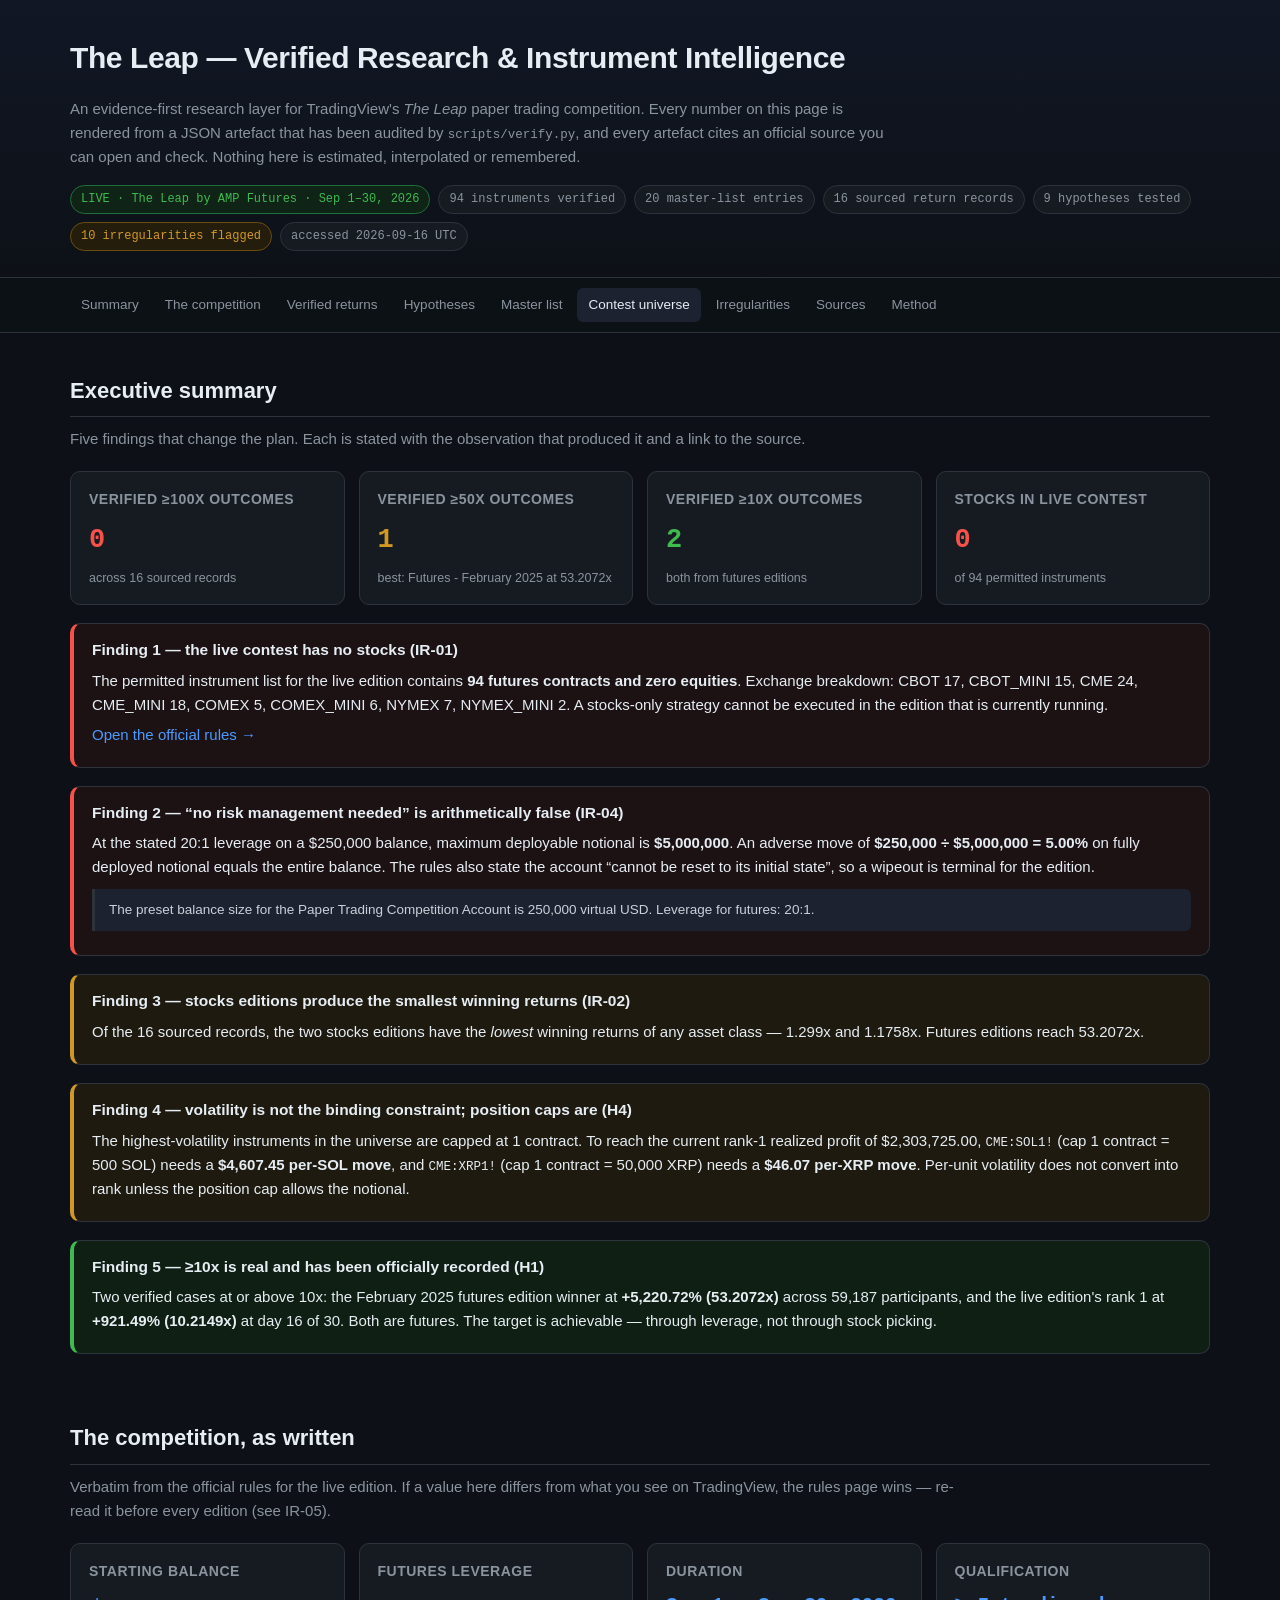
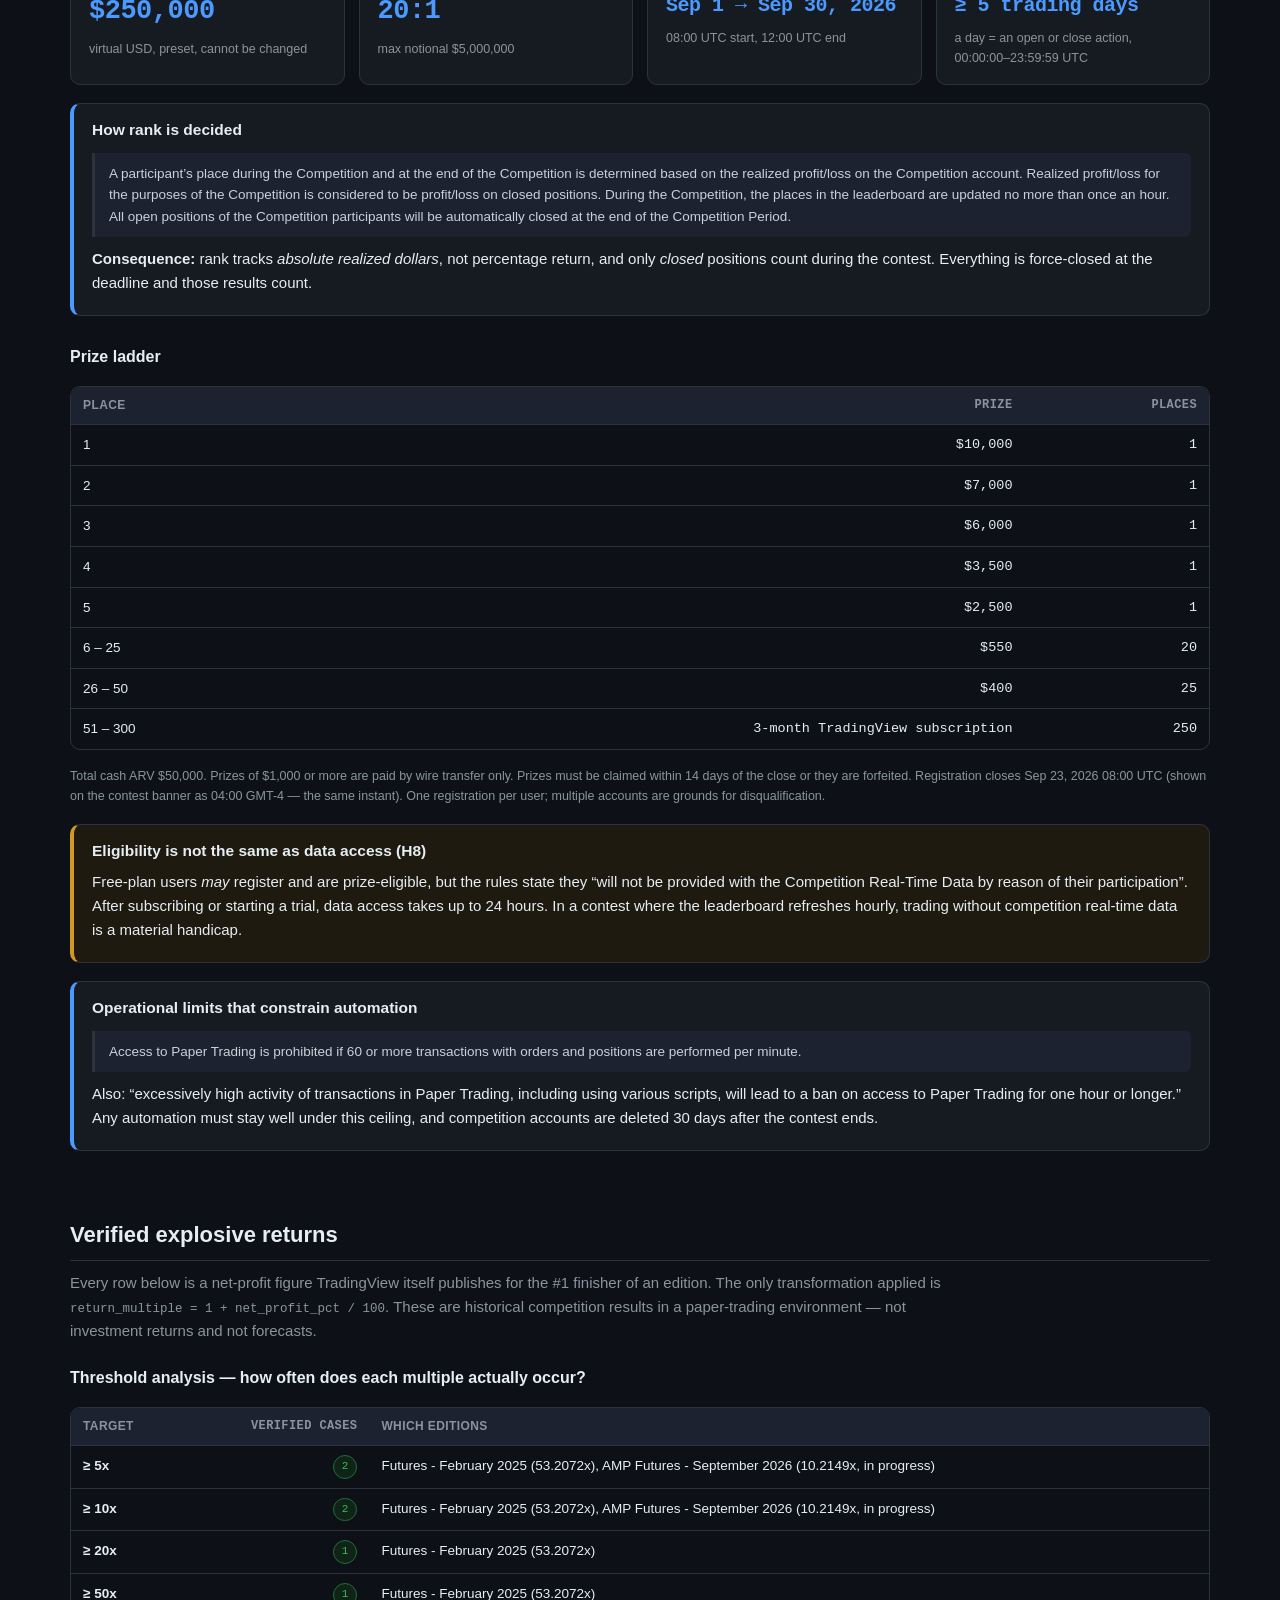
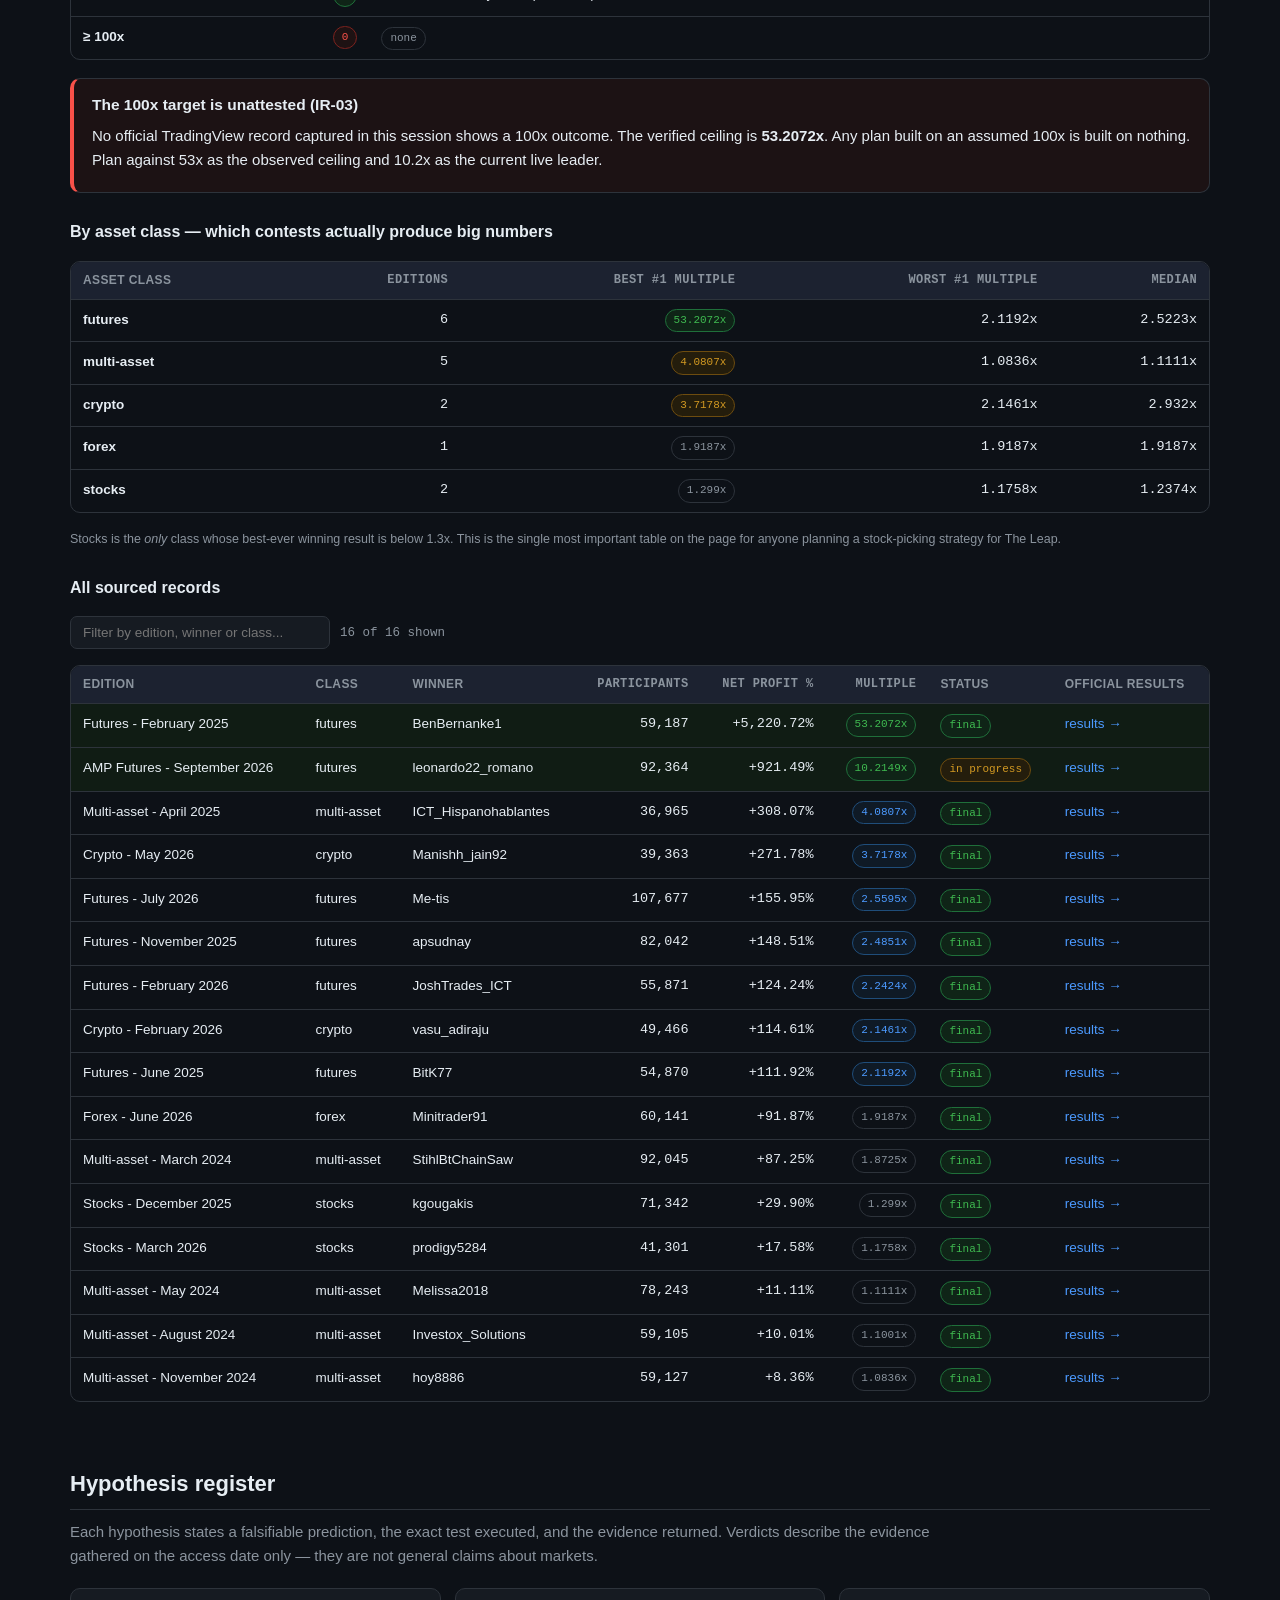
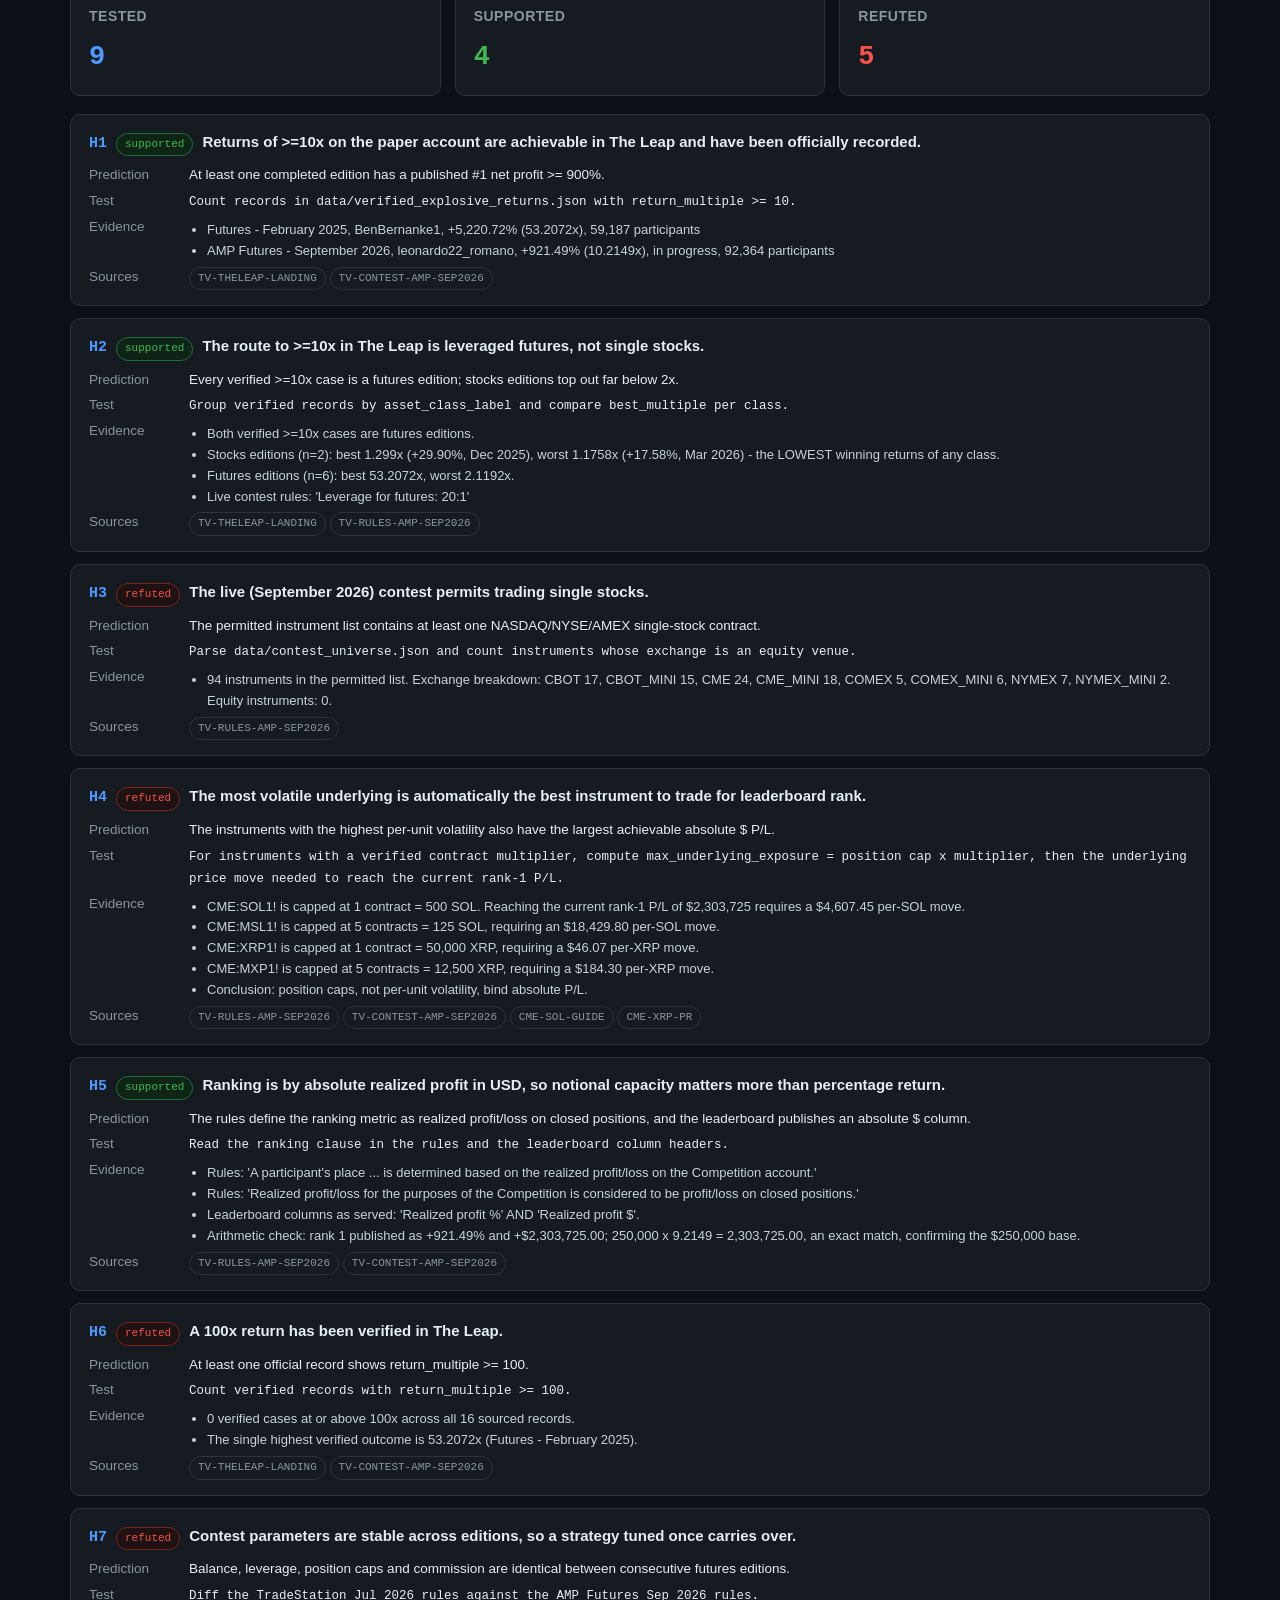
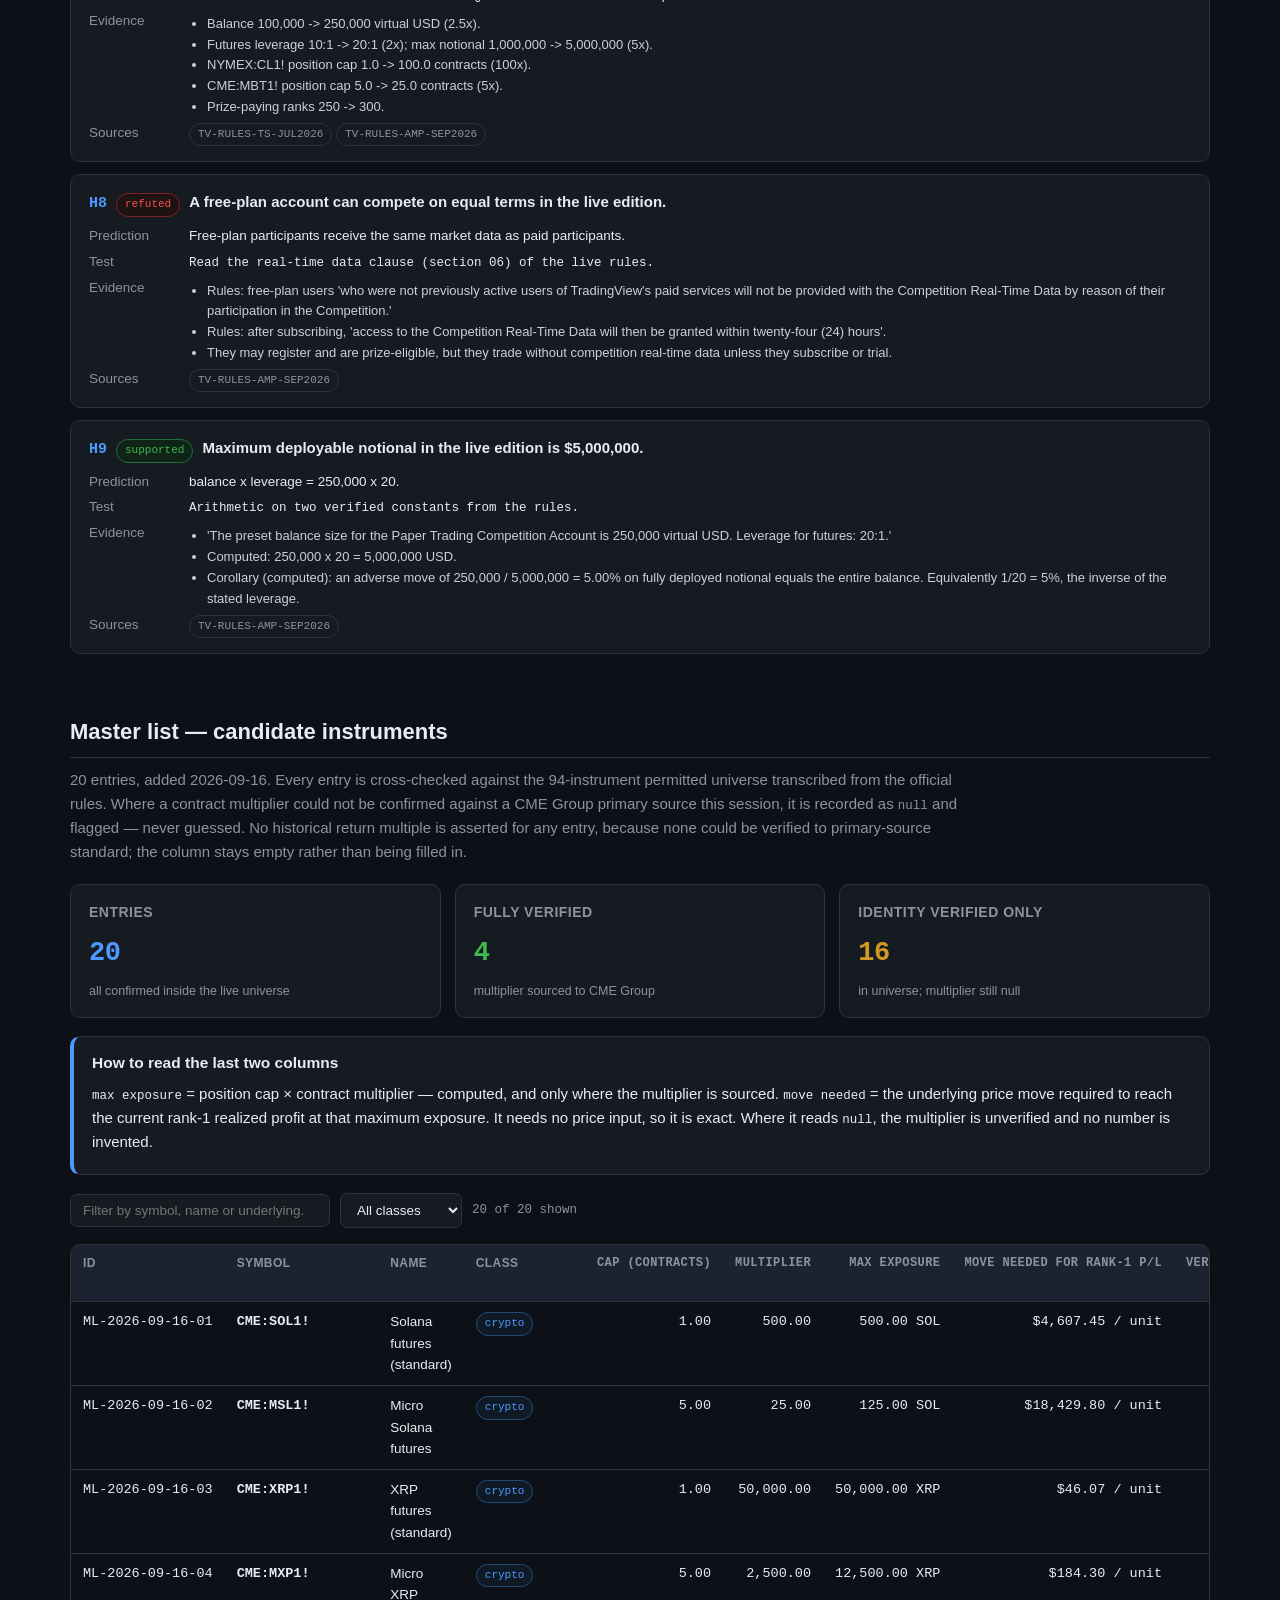
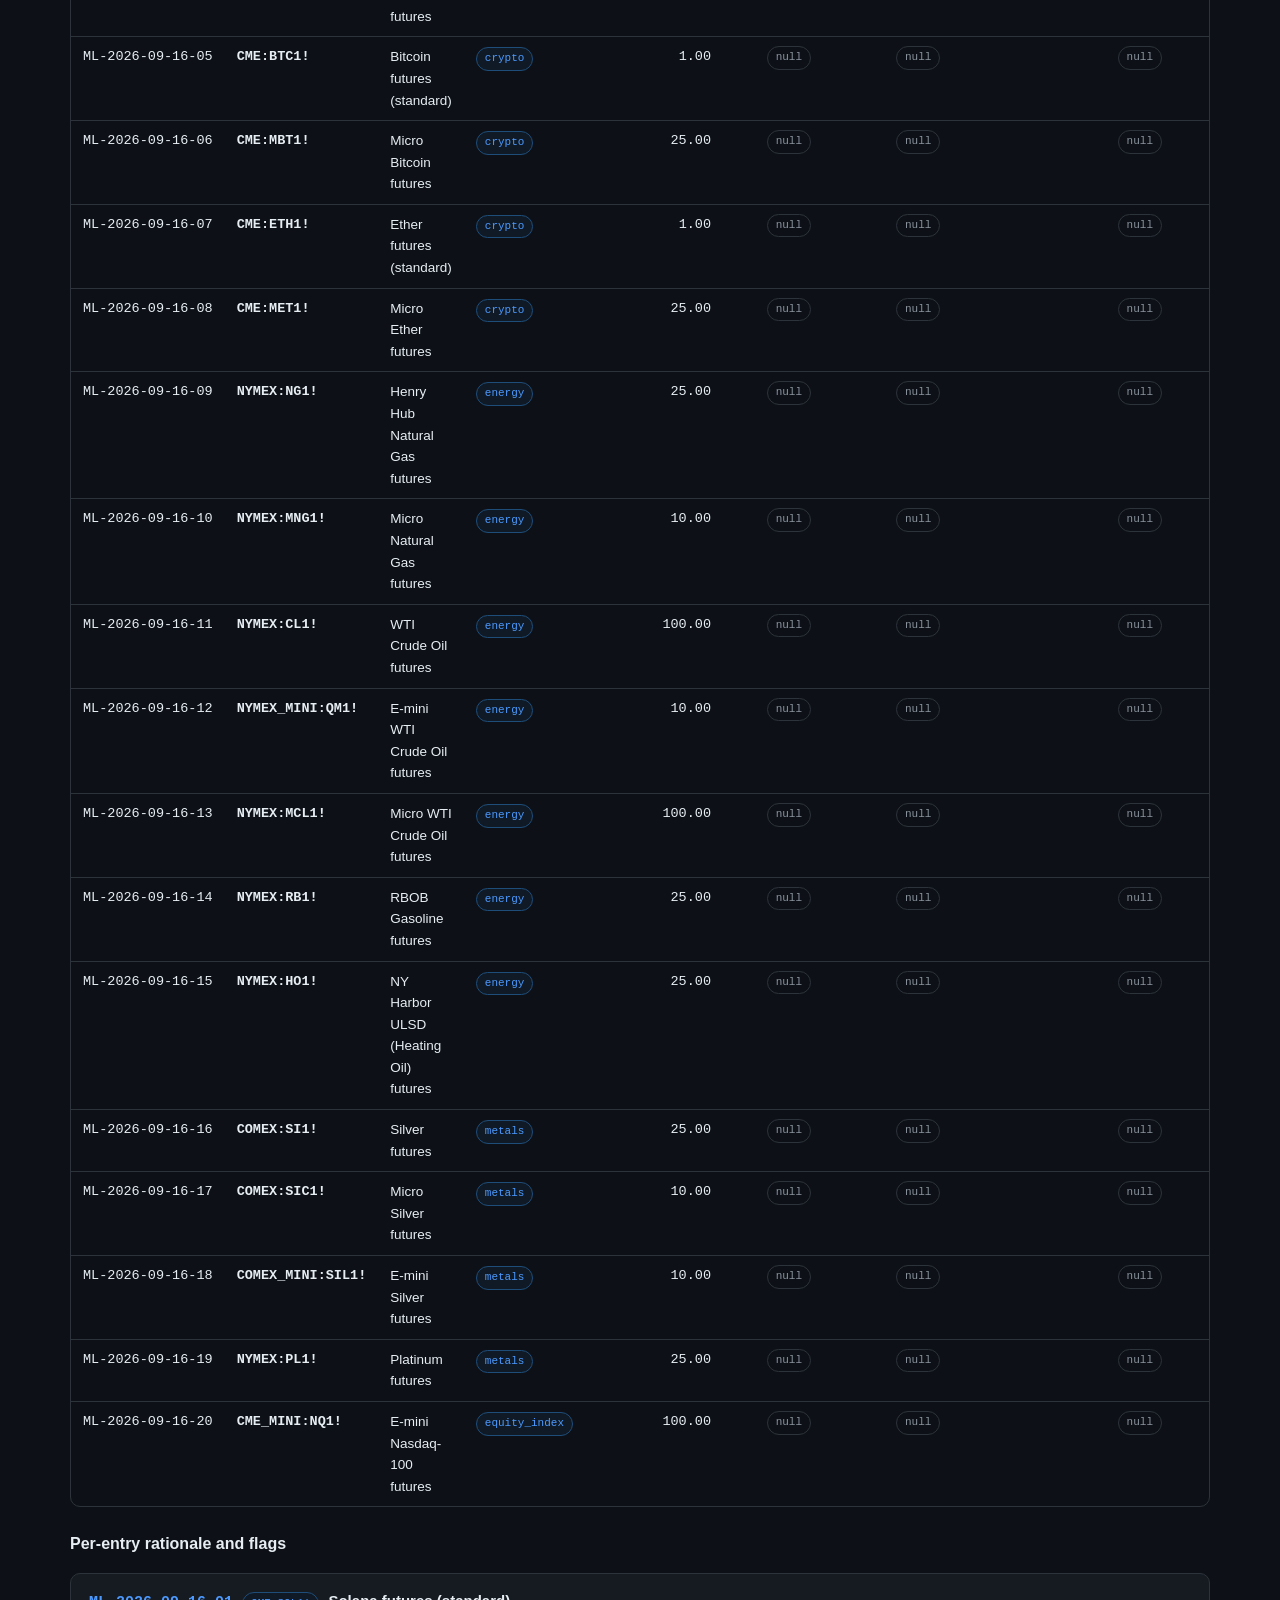
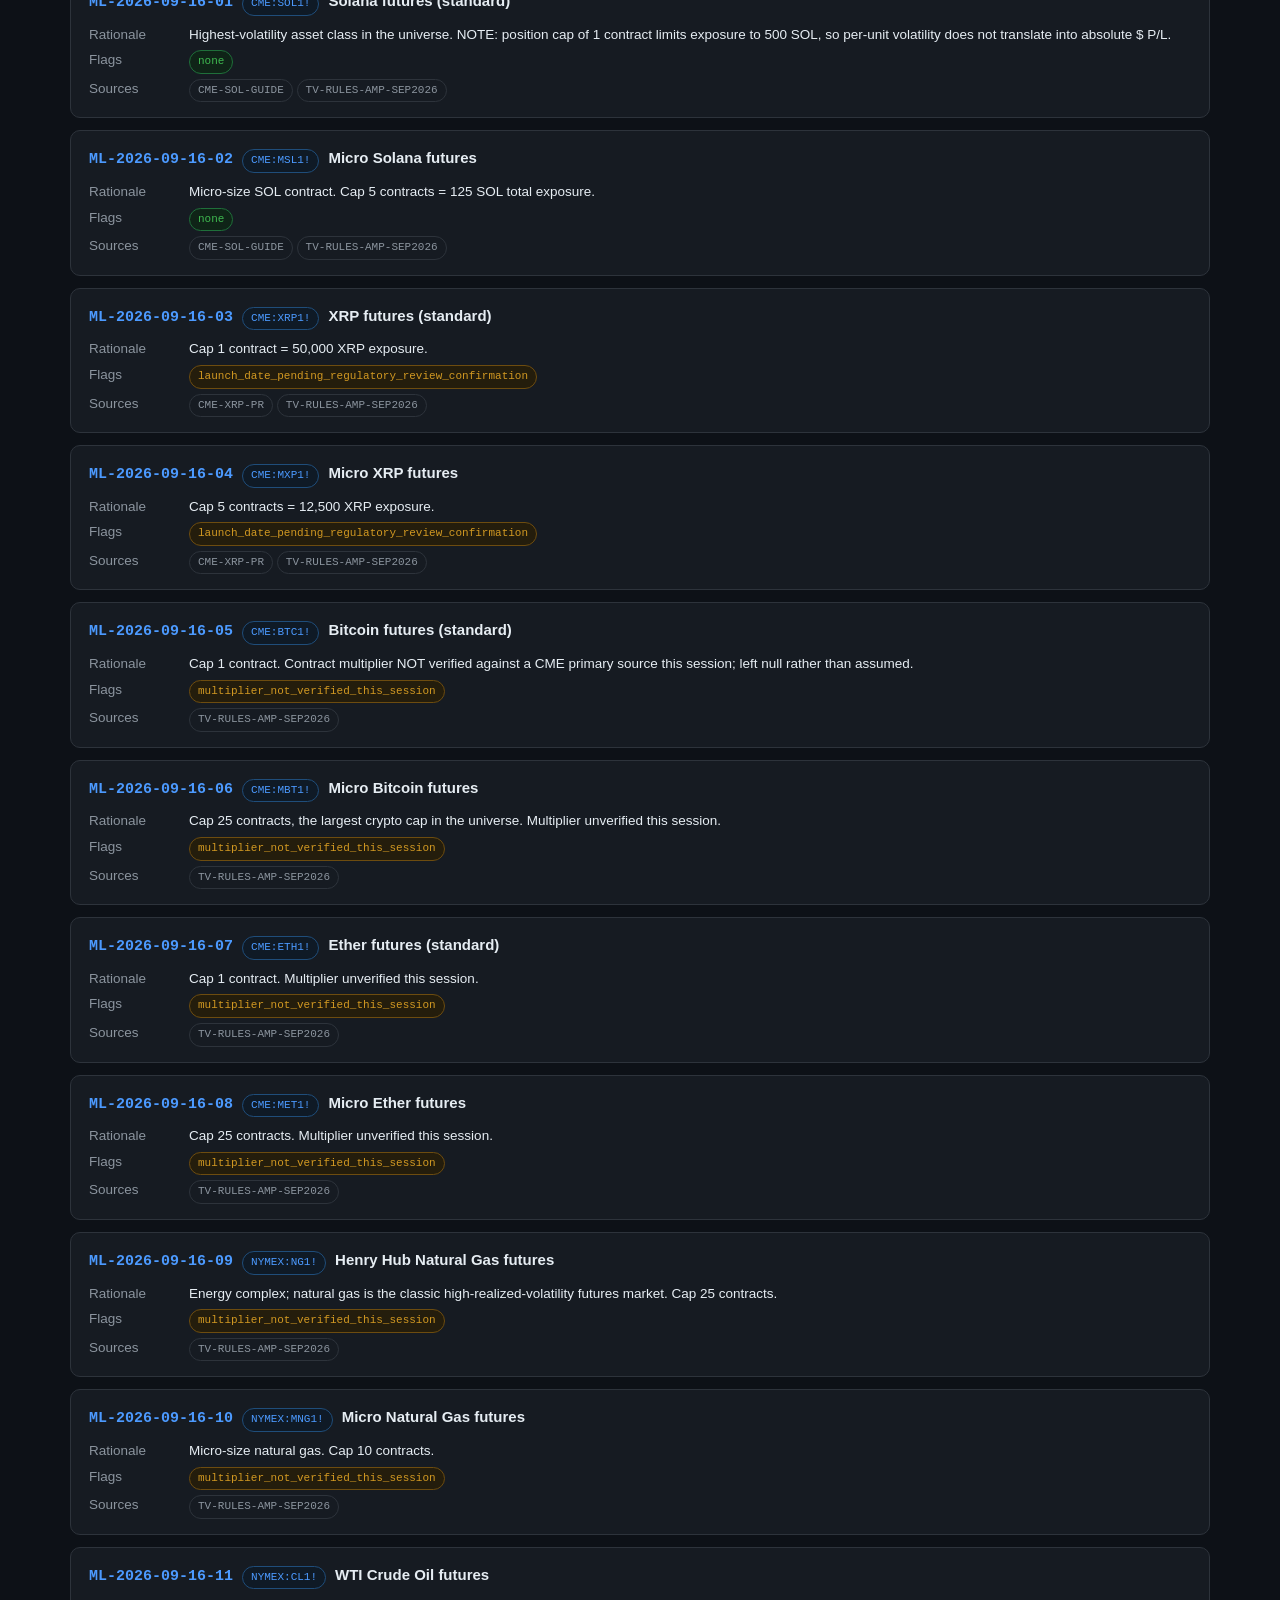
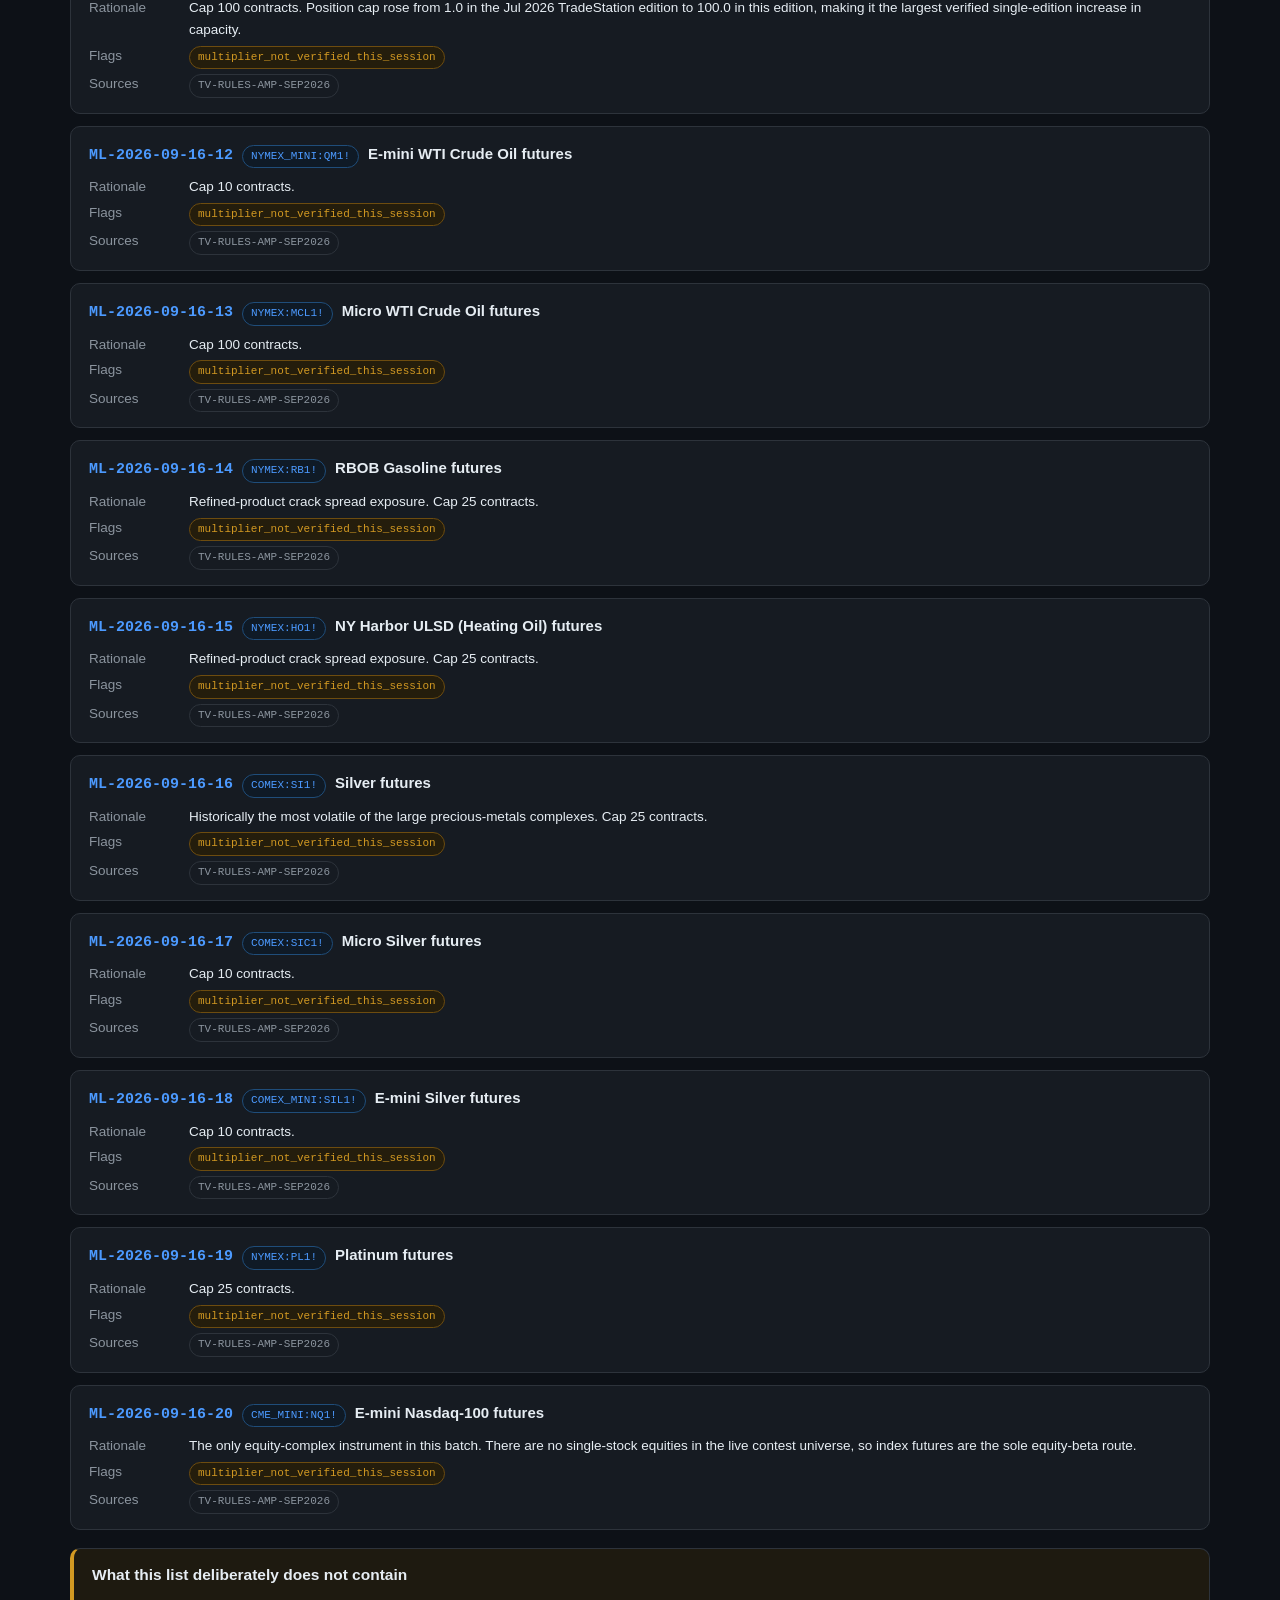
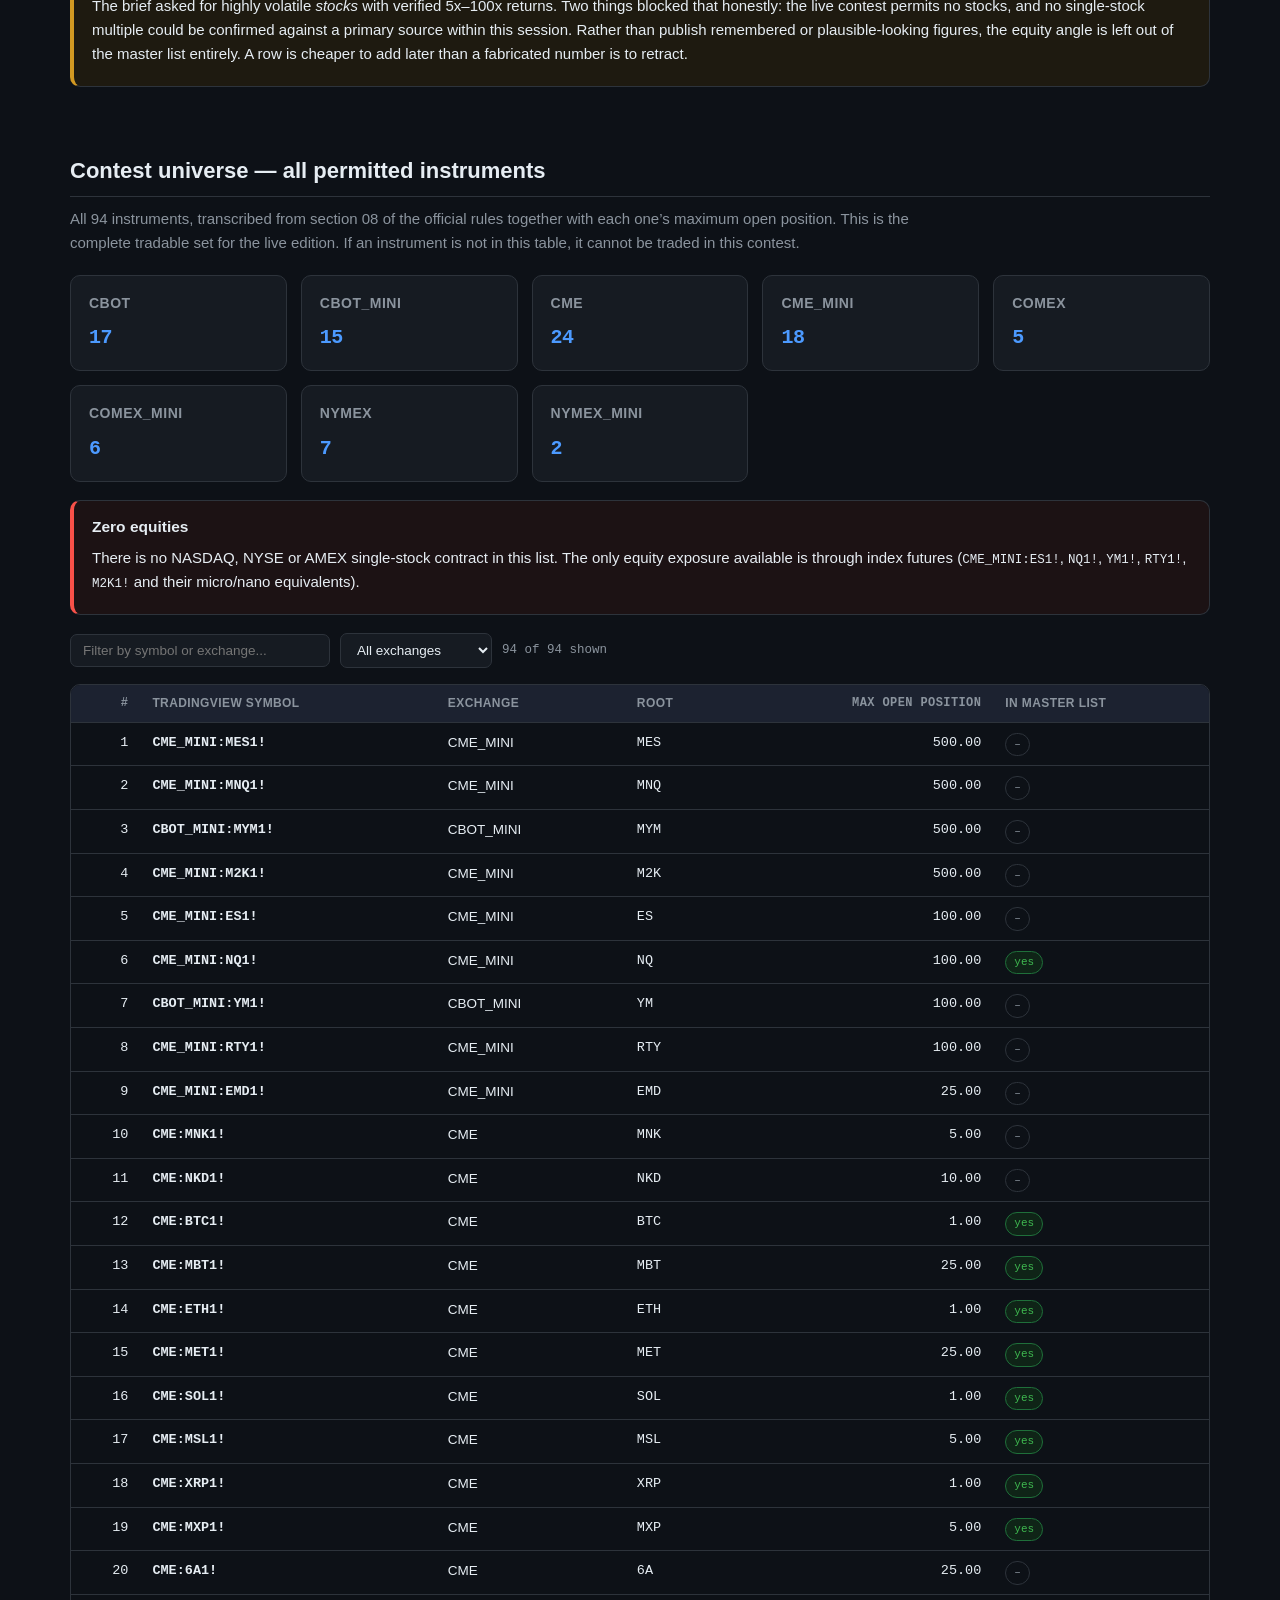
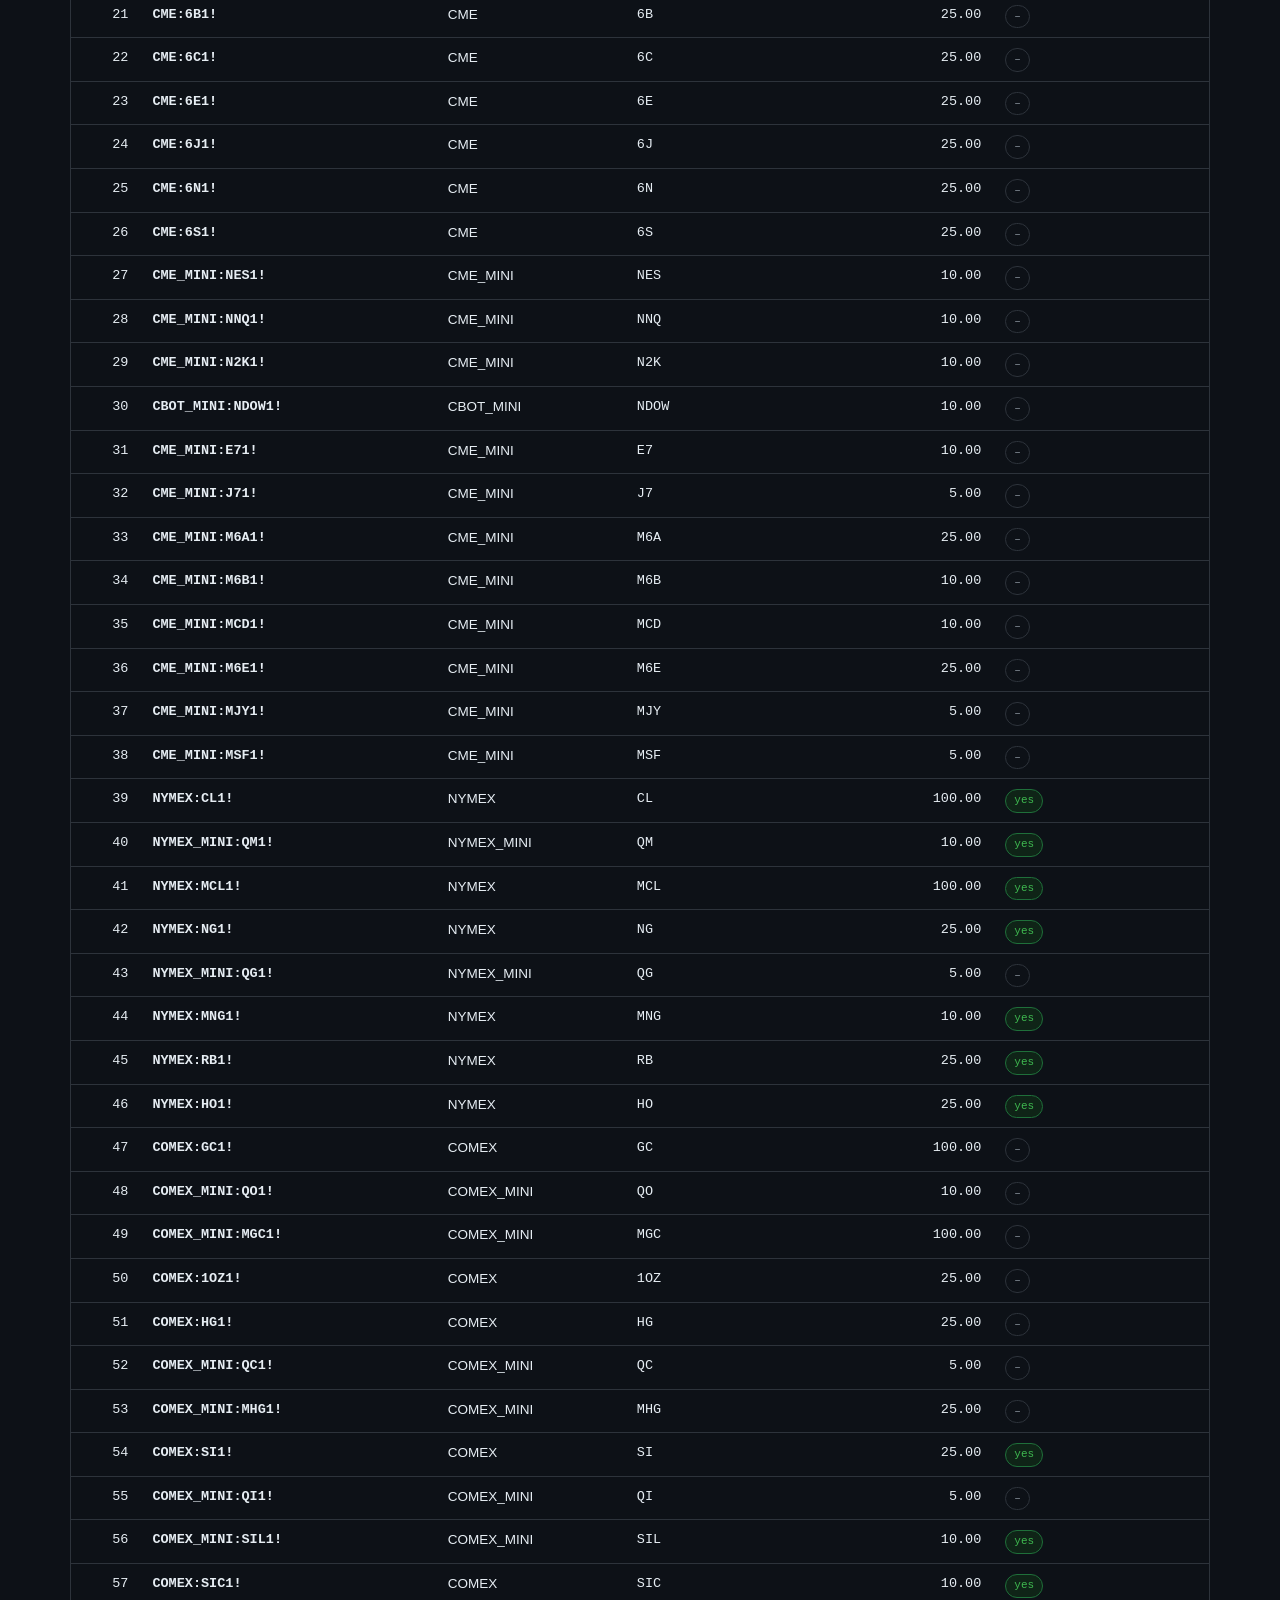
<file: site/index.html>
<!DOCTYPE html>
<html lang="en">
<head>
<meta charset="utf-8">
<meta name="viewport" content="width=device-width, initial-scale=1">
<title>The Leap — Verified Research &amp; Instrument Intelligence</title>
<meta name="description" content="Line-by-line verified research layer for TradingView's The Leap paper trading competition. Every figure traces to an official source.">
<link rel="stylesheet" href="assets/style.css">
</head>
<body>
<header class="site"><div class="wrap">
<h1>The Leap &mdash; Verified Research &amp; Instrument Intelligence</h1>
<p class="sub">An evidence-first research layer for TradingView's <em>The Leap</em> paper trading
competition. Every number on this page is rendered from a JSON artefact that has been audited by
<code>scripts/verify.py</code>, and every artefact cites an official source you can open and check.
Nothing here is estimated, interpolated or remembered.</p>
<div class="badge-row">
<span class="badge live">LIVE &middot; The Leap by AMP Futures &middot; Sep 1&ndash;30, 2026</span>
<span class="badge">94 instruments verified</span>
<span class="badge">20 master-list entries</span>
<span class="badge">16 sourced return records</span>
<span class="badge">9 hypotheses tested</span>
<span class="badge warn">10 irregularities flagged</span>
<span class="badge">accessed 2026-09-16 UTC</span>
</div>
</div></header>

<nav class="toc"><div class="wrap"><ul>
<li><a href="#summary">Summary</a></li>
<li><a href="#competition">The competition</a></li>
<li><a href="#returns">Verified returns</a></li>
<li><a href="#hypotheses">Hypotheses</a></li>
<li><a href="#masterlist">Master list</a></li>
<li><a href="#universe">Contest universe</a></li>
<li><a href="#irregularities">Irregularities</a></li>
<li><a href="#sources">Sources</a></li>
<li><a href="#method">Method</a></li>
</ul></div></nav>
<div class="wrap">
<section id="summary"><h2>Executive summary</h2><p class="lead">Five findings that change the plan. Each is stated with the observation that produced it and a link to the source.</p><div class="grid cols-4">
<div class="card"><h3>Verified &ge;100x outcomes</h3><div class="stat red">0</div>
<div class="note">across 16 sourced records</div></div>
<div class="card"><h3>Verified &ge;50x outcomes</h3><div class="stat amber">1</div>
<div class="note">best: Futures - February 2025 at 53.2072x</div></div>
<div class="card"><h3>Verified &ge;10x outcomes</h3><div class="stat green">2</div>
<div class="note">both from futures editions</div></div>
<div class="card"><h3>Stocks in live contest</h3><div class="stat red">0</div>
<div class="note">of 94 permitted instruments</div></div>
</div><div class="callout critical"><h3>Finding 1 &mdash; the live contest has no stocks (IR-01)</h3>
<p>The permitted instrument list for the live edition contains
<strong>94 futures contracts and zero equities</strong>. Exchange
breakdown: CBOT 17, CBOT_MINI 15, CME 24, CME_MINI 18, COMEX 5, COMEX_MINI 6, NYMEX 7, NYMEX_MINI 2.
A stocks-only strategy cannot be executed in the edition that is currently running.</p>
<p><a href="https://www.tradingview.com/the-leap/amp-futures-september-2026/rules/" rel="noopener">Open the official rules &rarr;</a></p></div><div class="callout critical"><h3>Finding 2 &mdash; &ldquo;no risk management needed&rdquo; is arithmetically false (IR-04)</h3>
<p>At the stated 20:1 leverage on a $250,000 balance, maximum deployable notional is
<strong>$5,000,000</strong>. An adverse move of
<strong>$250,000 &divide; $5,000,000 = 5.00%</strong> on fully deployed notional
equals the entire balance. The rules also state the account &ldquo;cannot be reset to its initial
state&rdquo;, so a wipeout is terminal for the edition.</p>
<blockquote>The preset balance size for the Paper Trading Competition Account is 250,000 virtual USD.
Leverage for futures: 20:1.</blockquote></div><div class="callout high"><h3>Finding 3 &mdash; stocks editions produce the smallest winning returns (IR-02)</h3>
<p>Of the 16 sourced records, the two stocks editions have the
<em>lowest</em> winning returns of any asset class &mdash; 1.299x and
1.1758x. Futures editions reach
53.2072x.</p></div><div class="callout high"><h3>Finding 4 &mdash; volatility is not the binding constraint; position caps are (H4)</h3>
<p>The highest-volatility instruments in the universe are capped at 1 contract. To reach the
current rank-1 realized profit of $2,303,725.00, <code>CME:SOL1!</code> (cap 1 contract =
500 SOL) needs a <strong>$4,607.45 per-SOL move</strong>, and <code>CME:XRP1!</code> (cap 1
contract = 50,000 XRP) needs a <strong>$46.07 per-XRP move</strong>. Per-unit volatility does not
convert into rank unless the position cap allows the notional.</p></div><div class="callout good"><h3>Finding 5 &mdash; &ge;10x is real and has been officially recorded (H1)</h3>
<p>Two verified cases at or above 10x: the February 2025 futures edition winner at
<strong>+5,220.72% (53.2072x)</strong>
across 59,187 participants, and the live edition's rank 1 at
<strong>+921.49% (10.2149x)</strong>
at day 16 of 30. Both are futures. The target is achievable &mdash; through leverage, not through
stock picking.</p></div></section><section id="competition"><h2>The competition, as written</h2><p class="lead">Verbatim from the official rules for the live edition. If a value here differs from what you see on TradingView, the rules page wins &mdash; re-read it before every edition (see IR-05).</p><div class="grid cols-4">
<div class="card"><h3>Starting balance</h3><div class="stat accent">$250,000</div><div class="note">virtual USD, preset, cannot be changed</div></div>
<div class="card"><h3>Futures leverage</h3><div class="stat accent">20:1</div><div class="note">max notional $5,000,000</div></div>
<div class="card"><h3>Duration</h3><div class="stat small accent">Sep 1 &rarr; Sep 30, 2026</div><div class="note">08:00 UTC start, 12:00 UTC end</div></div>
<div class="card"><h3>Qualification</h3><div class="stat small accent">&ge; 5 trading days</div><div class="note">a day = an open or close action, 00:00:00&ndash;23:59:59 UTC</div></div>
</div><div class="callout info"><h3>How rank is decided</h3>
<blockquote>A participant&rsquo;s place during the Competition and at the end of the Competition is
determined based on the realized profit/loss on the Competition account. Realized profit/loss for
the purposes of the Competition is considered to be profit/loss on closed positions. During the
Competition, the places in the leaderboard are updated no more than once an hour. All open
positions of the Competition participants will be automatically closed at the end of the
Competition Period.</blockquote>
<p><strong>Consequence:</strong> rank tracks <em>absolute realized dollars</em>, not percentage
return, and only <em>closed</em> positions count during the contest. Everything is force-closed at
the deadline and those results count.</p></div><h3 style="margin-top:28px;font-size:16px">Prize ladder</h3><div class="table-wrap"><table>
<thead><tr><th>Place</th><th class="num">Prize</th><th class="num">Places</th></tr></thead><tbody>
<tr><td>1</td><td class="num">$10,000</td><td class="num">1</td></tr>
<tr><td>2</td><td class="num">$7,000</td><td class="num">1</td></tr>
<tr><td>3</td><td class="num">$6,000</td><td class="num">1</td></tr>
<tr><td>4</td><td class="num">$3,500</td><td class="num">1</td></tr>
<tr><td>5</td><td class="num">$2,500</td><td class="num">1</td></tr>
<tr><td>6 &ndash; 25</td><td class="num">$550</td><td class="num">20</td></tr>
<tr><td>26 &ndash; 50</td><td class="num">$400</td><td class="num">25</td></tr>
<tr><td>51 &ndash; 300</td><td class="num">3-month TradingView subscription</td><td class="num">250</td></tr>
</tbody></table></div><p class="note">Total cash ARV $50,000. Prizes of $1,000 or more are paid by wire
transfer only. Prizes must be claimed within 14 days of the close or they are forfeited.
Registration closes Sep 23, 2026 08:00 UTC (shown on the contest banner as 04:00 GMT-4 &mdash; the
same instant). One registration per user; multiple accounts are grounds for disqualification.</p><div class="callout high"><h3>Eligibility is not the same as data access (H8)</h3>
<p>Free-plan users <em>may</em> register and are prize-eligible, but the rules state they
&ldquo;will not be provided with the Competition Real-Time Data by reason of their
participation&rdquo;. After subscribing or starting a trial, data access takes up to 24 hours. In a
contest where the leaderboard refreshes hourly, trading without competition real-time data is a
material handicap.</p></div><div class="callout info"><h3>Operational limits that constrain automation</h3>
<blockquote>Access to Paper Trading is prohibited if 60 or more transactions with orders and
positions are performed per minute.</blockquote>
<p>Also: &ldquo;excessively high activity of transactions in Paper Trading, including using various
scripts, will lead to a ban on access to Paper Trading for one hour or longer.&rdquo; Any
automation must stay well under this ceiling, and competition accounts are deleted 30 days after
the contest ends.</p></div></section><section id="returns"><h2>Verified explosive returns</h2><p class="lead">Every row below is a net-profit figure TradingView itself publishes for
the #1 finisher of an edition. The only transformation applied is
<code>return_multiple = 1 + net_profit_pct / 100</code>. These are historical competition results
in a paper-trading environment &mdash; not investment returns and not forecasts.</p><h3 style="font-size:16px;margin-top:22px">Threshold analysis &mdash; how often does each multiple actually occur?</h3><div class="table-wrap"><table><thead><tr><th>Target</th><th class="num">Verified cases</th><th>Which editions</th></tr></thead><tbody><tr><td><strong>&ge; 5x</strong></td><td class="num"><span class="pill ok">2</span></td><td>Futures - February 2025 (53.2072x), AMP Futures - September 2026 (10.2149x, in progress)</td></tr><tr><td><strong>&ge; 10x</strong></td><td class="num"><span class="pill ok">2</span></td><td>Futures - February 2025 (53.2072x), AMP Futures - September 2026 (10.2149x, in progress)</td></tr><tr><td><strong>&ge; 20x</strong></td><td class="num"><span class="pill ok">1</span></td><td>Futures - February 2025 (53.2072x)</td></tr><tr><td><strong>&ge; 50x</strong></td><td class="num"><span class="pill ok">1</span></td><td>Futures - February 2025 (53.2072x)</td></tr><tr><td><strong>&ge; 100x</strong></td><td class="num"><span class="pill no">0</span></td><td><span class="pill mut">none</span></td></tr></tbody></table></div><div class="callout critical"><h3>The 100x target is unattested (IR-03)</h3>
<p>No official TradingView record captured in this session shows a 100x outcome. The verified
ceiling is <strong>53.2072x</strong>. Any plan built on an assumed 100x is built on nothing. Plan
against 53x as the observed ceiling and 10.2x as the current live leader.</p></div><h3 style="font-size:16px;margin-top:26px">By asset class &mdash; which contests actually produce big numbers</h3><div class="table-wrap"><table><thead><tr><th>Asset class</th><th class="num">Editions</th><th class="num">Best #1 multiple</th><th class="num">Worst #1 multiple</th><th class="num">Median</th></tr></thead><tbody><tr><td><strong>futures</strong></td><td class="num">6</td><td class="num"><span class="pill ok">53.2072x</span></td><td class="num">2.1192x</td><td class="num">2.5223x</td></tr><tr><td><strong>multi-asset</strong></td><td class="num">5</td><td class="num"><span class="pill warn">4.0807x</span></td><td class="num">1.0836x</td><td class="num">1.1111x</td></tr><tr><td><strong>crypto</strong></td><td class="num">2</td><td class="num"><span class="pill warn">3.7178x</span></td><td class="num">2.1461x</td><td class="num">2.932x</td></tr><tr><td><strong>forex</strong></td><td class="num">1</td><td class="num"><span class="pill mut">1.9187x</span></td><td class="num">1.9187x</td><td class="num">1.9187x</td></tr><tr><td><strong>stocks</strong></td><td class="num">2</td><td class="num"><span class="pill mut">1.299x</span></td><td class="num">1.1758x</td><td class="num">1.2374x</td></tr></tbody></table></div><p class="note">Stocks is the <em>only</em> class whose best-ever winning result is below 1.3x. This is the single most important table on the page for anyone planning a stock-picking strategy for The Leap.</p><h3 style="font-size:16px;margin-top:26px">All sourced records</h3><div class="controls"><input type="search" id="ret-q" placeholder="Filter by edition, winner or class..."><span class="count" id="ret-count"></span></div><div class="table-wrap"><table id="ret-table"><thead><tr><th>Edition</th><th>Class</th><th>Winner</th><th class="num">Participants</th><th class="num">Net profit %</th><th class="num">Multiple</th><th>Status</th><th>Official results</th></tr></thead><tbody><tr class="hl" data-search="futures - february 2025 benbernanke1 futures"><td>Futures - February 2025</td><td>futures</td><td>BenBernanke1</td><td class="num">59,187</td><td class="num">+5,220.72%</td><td class="num"><span class="pill ok">53.2072x</span></td><td><span class="pill ok">final</span></td><td><a href="https://www.tradingview.com/blog/en/leap-by-cme-winners-announced-50889/" rel="noopener">results &rarr;</a></td></tr><tr class="hl" data-search="amp futures - september 2026 leonardo22_romano futures"><td>AMP Futures - September 2026</td><td>futures</td><td>leonardo22_romano</td><td class="num">92,364</td><td class="num">+921.49%</td><td class="num"><span class="pill ok">10.2149x</span></td><td><span class="pill warn">in progress</span></td><td><a href="https://www.tradingview.com/the-leap/amp-futures-september-2026/" rel="noopener">results &rarr;</a></td></tr><tr data-search="multi-asset - april 2025 ict_hispanohablantes multi-asset"><td>Multi-asset - April 2025</td><td>multi-asset</td><td>ICT_Hispanohablantes</td><td class="num">36,965</td><td class="num">+308.07%</td><td class="num"><span class="pill info">4.0807x</span></td><td><span class="pill ok">final</span></td><td><a href="https://www.tradingview.com/blog/en/tradingview-leap-by-pepperstone-winners-52062/" rel="noopener">results &rarr;</a></td></tr><tr data-search="crypto - may 2026 manishh_jain92 crypto"><td>Crypto - May 2026</td><td>crypto</td><td>Manishh_jain92</td><td class="num">39,363</td><td class="num">+271.78%</td><td class="num"><span class="pill info">3.7178x</span></td><td><span class="pill ok">final</span></td><td><a href="https://www.tradingview.com/blog/en/winners-of-the-leap-crypto-series-58603/" rel="noopener">results &rarr;</a></td></tr><tr data-search="futures - july 2026 me-tis futures"><td>Futures - July 2026</td><td>futures</td><td>Me-tis</td><td class="num">107,677</td><td class="num">+155.95%</td><td class="num"><span class="pill info">2.5595x</span></td><td><span class="pill ok">final</span></td><td><a href="https://www.tradingview.com/blog/en/the-leap-tradestation-july-2026-60266/" rel="noopener">results &rarr;</a></td></tr><tr data-search="futures - november 2025 apsudnay futures"><td>Futures - November 2025</td><td>futures</td><td>apsudnay</td><td class="num">82,042</td><td class="num">+148.51%</td><td class="num"><span class="pill info">2.4851x</span></td><td><span class="pill ok">final</span></td><td><a href="https://www.tradingview.com/blog/en/the-leap-co-marketed-with-tradestation-comes-to-an-end-55603/" rel="noopener">results &rarr;</a></td></tr><tr data-search="futures - february 2026 joshtrades_ict futures"><td>Futures - February 2026</td><td>futures</td><td>JoshTrades_ICT</td><td class="num">55,871</td><td class="num">+124.24%</td><td class="num"><span class="pill info">2.2424x</span></td><td><span class="pill ok">final</span></td><td><a href="https://www.tradingview.com/blog/en/the-leap-by-eurex-has-come-to-a-close-56951/" rel="noopener">results &rarr;</a></td></tr><tr data-search="crypto - february 2026 vasu_adiraju crypto"><td>Crypto - February 2026</td><td>crypto</td><td>vasu_adiraju</td><td class="num">49,466</td><td class="num">+114.61%</td><td class="num"><span class="pill info">2.1461x</span></td><td><span class="pill ok">final</span></td><td><a href="https://www.tradingview.com/blog/en/the-leap-crypto-edition-results-57323/" rel="noopener">results &rarr;</a></td></tr><tr data-search="futures - june 2025 bitk77 futures"><td>Futures - June 2025</td><td>futures</td><td>BitK77</td><td class="num">54,870</td><td class="num">+111.92%</td><td class="num"><span class="pill info">2.1192x</span></td><td><span class="pill ok">final</span></td><td><a href="https://www.tradingview.com/blog/en/tradingview-leap-by-tradestation-results-52831/" rel="noopener">results &rarr;</a></td></tr><tr data-search="forex - june 2026 minitrader91 forex"><td>Forex - June 2026</td><td>forex</td><td>Minitrader91</td><td class="num">60,141</td><td class="num">+91.87%</td><td class="num"><span class="pill mut">1.9187x</span></td><td><span class="pill ok">final</span></td><td><a href="https://www.tradingview.com/blog/en/the-leap-forex-edition-59492/" rel="noopener">results &rarr;</a></td></tr><tr data-search="multi-asset - march 2024 stihlbtchainsaw multi-asset"><td>Multi-asset - March 2024</td><td>multi-asset</td><td>StihlBtChainSaw</td><td class="num">92,045</td><td class="num">+87.25%</td><td class="num"><span class="pill mut">1.8725x</span></td><td><span class="pill ok">final</span></td><td><a href="https://www.tradingview.com/blog/en/leap-paper-trading-competition-results-43788/" rel="noopener">results &rarr;</a></td></tr><tr data-search="stocks - december 2025 kgougakis stocks"><td>Stocks - December 2025</td><td>stocks</td><td>kgougakis</td><td class="num">71,342</td><td class="num">+29.90%</td><td class="num"><span class="pill mut">1.299x</span></td><td><span class="pill ok">final</span></td><td><a href="https://www.tradingview.com/blog/en/the-leap-christmas-edition-is-over-55806/" rel="noopener">results &rarr;</a></td></tr><tr data-search="stocks - march 2026 prodigy5284 stocks"><td>Stocks - March 2026</td><td>stocks</td><td>prodigy5284</td><td class="num">41,301</td><td class="num">+17.58%</td><td class="num"><span class="pill mut">1.1758x</span></td><td><span class="pill ok">final</span></td><td><a href="https://www.tradingview.com/blog/en/the-leap-magnificent-seven-results-57868/" rel="noopener">results &rarr;</a></td></tr><tr data-search="multi-asset - may 2024 melissa2018 multi-asset"><td>Multi-asset - May 2024</td><td>multi-asset</td><td>Melissa2018</td><td class="num">78,243</td><td class="num">+11.11%</td><td class="num"><span class="pill mut">1.1111x</span></td><td><span class="pill ok">final</span></td><td><a href="https://www.tradingview.com/blog/en/the-leap-2-paper-trading-competition-results-44828/" rel="noopener">results &rarr;</a></td></tr><tr data-search="multi-asset - august 2024 investox_solutions multi-asset"><td>Multi-asset - August 2024</td><td>multi-asset</td><td>Investox_Solutions</td><td class="num">59,105</td><td class="num">+10.01%</td><td class="num"><span class="pill mut">1.1001x</span></td><td><span class="pill ok">final</span></td><td><a href="https://www.tradingview.com/blog/en/the-leap-3-paper-trading-competition-results-46445/" rel="noopener">results &rarr;</a></td></tr><tr data-search="multi-asset - november 2024 hoy8886 multi-asset"><td>Multi-asset - November 2024</td><td>multi-asset</td><td>hoy8886</td><td class="num">59,127</td><td class="num">+8.36%</td><td class="num"><span class="pill mut">1.0836x</span></td><td><span class="pill ok">final</span></td><td><a href="https://www.tradingview.com/blog/en/the-leap-4-winners-48745/" rel="noopener">results &rarr;</a></td></tr></tbody></table></div></section><section id="hypotheses"><h2>Hypothesis register</h2><p class="lead">Each hypothesis states a falsifiable prediction, the exact test executed, and the evidence returned. Verdicts describe the evidence gathered on the access date only &mdash; they are not general claims about markets.</p><div class="grid cols-3"><div class="card"><h3>Tested</h3><div class="stat accent">9</div></div><div class="card"><h3>Supported</h3><div class="stat green">4</div></div><div class="card"><h3>Refuted</h3><div class="stat red">5</div></div></div><div class="hyp">
<div class="top"><span class="id">H1</span><span class="pill ok">supported</span>
<span class="claim">Returns of &gt;=10x on the paper account are achievable in The Leap and have been officially recorded.</span></div>
<dl><dt>Prediction</dt><dd>At least one completed edition has a published #1 net profit &gt;= 900%.</dd>
<dt>Test</dt><dd><code>Count records in data/verified_explosive_returns.json with return_multiple &gt;= 10.</code></dd>
<dt>Evidence</dt><dd><ul><li>Futures - February 2025, BenBernanke1, +5,220.72% (53.2072x), 59,187 participants</li><li>AMP Futures - September 2026, leonardo22_romano, +921.49% (10.2149x), in progress, 92,364 participants</li></ul></dd>
<dt>Sources</dt><dd><a class="pill mut" href="https://www.tradingview.com/the-leap/" rel="noopener">TV-THELEAP-LANDING</a> <a class="pill mut" href="https://www.tradingview.com/the-leap/amp-futures-september-2026/" rel="noopener">TV-CONTEST-AMP-SEP2026</a></dd></dl></div><div class="hyp">
<div class="top"><span class="id">H2</span><span class="pill ok">supported</span>
<span class="claim">The route to &gt;=10x in The Leap is leveraged futures, not single stocks.</span></div>
<dl><dt>Prediction</dt><dd>Every verified &gt;=10x case is a futures edition; stocks editions top out far below 2x.</dd>
<dt>Test</dt><dd><code>Group verified records by asset_class_label and compare best_multiple per class.</code></dd>
<dt>Evidence</dt><dd><ul><li>Both verified &gt;=10x cases are futures editions.</li><li>Stocks editions (n=2): best 1.299x (+29.90%, Dec 2025), worst 1.1758x (+17.58%, Mar 2026) - the LOWEST winning returns of any class.</li><li>Futures editions (n=6): best 53.2072x, worst 2.1192x.</li><li>Live contest rules: &#x27;Leverage for futures: 20:1&#x27;</li></ul></dd>
<dt>Sources</dt><dd><a class="pill mut" href="https://www.tradingview.com/the-leap/" rel="noopener">TV-THELEAP-LANDING</a> <a class="pill mut" href="https://www.tradingview.com/the-leap/amp-futures-september-2026/rules/" rel="noopener">TV-RULES-AMP-SEP2026</a></dd></dl></div><div class="hyp">
<div class="top"><span class="id">H3</span><span class="pill no">refuted</span>
<span class="claim">The live (September 2026) contest permits trading single stocks.</span></div>
<dl><dt>Prediction</dt><dd>The permitted instrument list contains at least one NASDAQ/NYSE/AMEX single-stock contract.</dd>
<dt>Test</dt><dd><code>Parse data/contest_universe.json and count instruments whose exchange is an equity venue.</code></dd>
<dt>Evidence</dt><dd><ul><li>94 instruments in the permitted list. Exchange breakdown: CBOT 17, CBOT_MINI 15, CME 24, CME_MINI 18, COMEX 5, COMEX_MINI 6, NYMEX 7, NYMEX_MINI 2. Equity instruments: 0.</li></ul></dd>
<dt>Sources</dt><dd><a class="pill mut" href="https://www.tradingview.com/the-leap/amp-futures-september-2026/rules/" rel="noopener">TV-RULES-AMP-SEP2026</a></dd></dl></div><div class="hyp">
<div class="top"><span class="id">H4</span><span class="pill no">refuted</span>
<span class="claim">The most volatile underlying is automatically the best instrument to trade for leaderboard rank.</span></div>
<dl><dt>Prediction</dt><dd>The instruments with the highest per-unit volatility also have the largest achievable absolute $ P/L.</dd>
<dt>Test</dt><dd><code>For instruments with a verified contract multiplier, compute max_underlying_exposure = position cap x multiplier, then the underlying price move needed to reach the current rank-1 P/L.</code></dd>
<dt>Evidence</dt><dd><ul><li>CME:SOL1! is capped at 1 contract = 500 SOL. Reaching the current rank-1 P/L of $2,303,725 requires a $4,607.45 per-SOL move.</li><li>CME:MSL1! is capped at 5 contracts = 125 SOL, requiring an $18,429.80 per-SOL move.</li><li>CME:XRP1! is capped at 1 contract = 50,000 XRP, requiring a $46.07 per-XRP move.</li><li>CME:MXP1! is capped at 5 contracts = 12,500 XRP, requiring a $184.30 per-XRP move.</li><li>Conclusion: position caps, not per-unit volatility, bind absolute P/L.</li></ul></dd>
<dt>Sources</dt><dd><a class="pill mut" href="https://www.tradingview.com/the-leap/amp-futures-september-2026/rules/" rel="noopener">TV-RULES-AMP-SEP2026</a> <a class="pill mut" href="https://www.tradingview.com/the-leap/amp-futures-september-2026/" rel="noopener">TV-CONTEST-AMP-SEP2026</a> <a class="pill mut" href="https://www.cmegroup.com/articles/2025/the-essential-guide-to-solana-futures.html" rel="noopener">CME-SOL-GUIDE</a> <a class="pill mut" href="https://www.cmegroup.com/media-room/press-releases/2025/4/24/cme_group_to_expandcryptoderivativessuitewithlaunchofxrpfutures.html" rel="noopener">CME-XRP-PR</a></dd></dl></div><div class="hyp">
<div class="top"><span class="id">H5</span><span class="pill ok">supported</span>
<span class="claim">Ranking is by absolute realized profit in USD, so notional capacity matters more than percentage return.</span></div>
<dl><dt>Prediction</dt><dd>The rules define the ranking metric as realized profit/loss on closed positions, and the leaderboard publishes an absolute $ column.</dd>
<dt>Test</dt><dd><code>Read the ranking clause in the rules and the leaderboard column headers.</code></dd>
<dt>Evidence</dt><dd><ul><li>Rules: &#x27;A participant&#x27;s place ... is determined based on the realized profit/loss on the Competition account.&#x27;</li><li>Rules: &#x27;Realized profit/loss for the purposes of the Competition is considered to be profit/loss on closed positions.&#x27;</li><li>Leaderboard columns as served: &#x27;Realized profit %&#x27; AND &#x27;Realized profit $&#x27;.</li><li>Arithmetic check: rank 1 published as +921.49% and +$2,303,725.00; 250,000 x 9.2149 = 2,303,725.00, an exact match, confirming the $250,000 base.</li></ul></dd>
<dt>Sources</dt><dd><a class="pill mut" href="https://www.tradingview.com/the-leap/amp-futures-september-2026/rules/" rel="noopener">TV-RULES-AMP-SEP2026</a> <a class="pill mut" href="https://www.tradingview.com/the-leap/amp-futures-september-2026/" rel="noopener">TV-CONTEST-AMP-SEP2026</a></dd></dl></div><div class="hyp">
<div class="top"><span class="id">H6</span><span class="pill no">refuted</span>
<span class="claim">A 100x return has been verified in The Leap.</span></div>
<dl><dt>Prediction</dt><dd>At least one official record shows return_multiple &gt;= 100.</dd>
<dt>Test</dt><dd><code>Count verified records with return_multiple &gt;= 100.</code></dd>
<dt>Evidence</dt><dd><ul><li>0 verified cases at or above 100x across all 16 sourced records.</li><li>The single highest verified outcome is 53.2072x (Futures - February 2025).</li></ul></dd>
<dt>Sources</dt><dd><a class="pill mut" href="https://www.tradingview.com/the-leap/" rel="noopener">TV-THELEAP-LANDING</a> <a class="pill mut" href="https://www.tradingview.com/the-leap/amp-futures-september-2026/" rel="noopener">TV-CONTEST-AMP-SEP2026</a></dd></dl></div><div class="hyp">
<div class="top"><span class="id">H7</span><span class="pill no">refuted</span>
<span class="claim">Contest parameters are stable across editions, so a strategy tuned once carries over.</span></div>
<dl><dt>Prediction</dt><dd>Balance, leverage, position caps and commission are identical between consecutive futures editions.</dd>
<dt>Test</dt><dd><code>Diff the TradeStation Jul 2026 rules against the AMP Futures Sep 2026 rules.</code></dd>
<dt>Evidence</dt><dd><ul><li>Balance 100,000 -&gt; 250,000 virtual USD (2.5x).</li><li>Futures leverage 10:1 -&gt; 20:1 (2x); max notional 1,000,000 -&gt; 5,000,000 (5x).</li><li>NYMEX:CL1! position cap 1.0 -&gt; 100.0 contracts (100x).</li><li>CME:MBT1! position cap 5.0 -&gt; 25.0 contracts (5x).</li><li>Prize-paying ranks 250 -&gt; 300.</li></ul></dd>
<dt>Sources</dt><dd><a class="pill mut" href="https://www.tradingview.com/the-leap/tradestation-july-2026/rules/" rel="noopener">TV-RULES-TS-JUL2026</a> <a class="pill mut" href="https://www.tradingview.com/the-leap/amp-futures-september-2026/rules/" rel="noopener">TV-RULES-AMP-SEP2026</a></dd></dl></div><div class="hyp">
<div class="top"><span class="id">H8</span><span class="pill no">refuted</span>
<span class="claim">A free-plan account can compete on equal terms in the live edition.</span></div>
<dl><dt>Prediction</dt><dd>Free-plan participants receive the same market data as paid participants.</dd>
<dt>Test</dt><dd><code>Read the real-time data clause (section 06) of the live rules.</code></dd>
<dt>Evidence</dt><dd><ul><li>Rules: free-plan users &#x27;who were not previously active users of TradingView&#x27;s paid services will not be provided with the Competition Real-Time Data by reason of their participation in the Competition.&#x27;</li><li>Rules: after subscribing, &#x27;access to the Competition Real-Time Data will then be granted within twenty-four (24) hours&#x27;.</li><li>They may register and are prize-eligible, but they trade without competition real-time data unless they subscribe or trial.</li></ul></dd>
<dt>Sources</dt><dd><a class="pill mut" href="https://www.tradingview.com/the-leap/amp-futures-september-2026/rules/" rel="noopener">TV-RULES-AMP-SEP2026</a></dd></dl></div><div class="hyp">
<div class="top"><span class="id">H9</span><span class="pill ok">supported</span>
<span class="claim">Maximum deployable notional in the live edition is $5,000,000.</span></div>
<dl><dt>Prediction</dt><dd>balance x leverage = 250,000 x 20.</dd>
<dt>Test</dt><dd><code>Arithmetic on two verified constants from the rules.</code></dd>
<dt>Evidence</dt><dd><ul><li>&#x27;The preset balance size for the Paper Trading Competition Account is 250,000 virtual USD. Leverage for futures: 20:1.&#x27;</li><li>Computed: 250,000 x 20 = 5,000,000 USD.</li><li>Corollary (computed): an adverse move of 250,000 / 5,000,000 = 5.00% on fully deployed notional equals the entire balance. Equivalently 1/20 = 5%, the inverse of the stated leverage.</li></ul></dd>
<dt>Sources</dt><dd><a class="pill mut" href="https://www.tradingview.com/the-leap/amp-futures-september-2026/rules/" rel="noopener">TV-RULES-AMP-SEP2026</a></dd></dl></div></section><section id="masterlist"><h2>Master list &mdash; candidate instruments</h2><p class="lead">20 entries, added 2026-09-16.
Every entry is cross-checked against the 94-instrument permitted
universe transcribed from the official rules. Where a contract multiplier could not be confirmed
against a CME Group primary source this session, it is recorded as <code>null</code> and flagged
&mdash; never guessed. No historical return multiple is asserted for any entry, because none could
be verified to primary-source standard; the column stays empty rather than being filled in.</p><div class="grid cols-3">
<div class="card"><h3>Entries</h3><div class="stat accent">20</div>
<div class="note">all confirmed inside the live universe</div></div>
<div class="card"><h3>Fully verified</h3><div class="stat green">4</div>
<div class="note">multiplier sourced to CME Group</div></div>
<div class="card"><h3>Identity verified only</h3><div class="stat amber">16</div>
<div class="note">in universe; multiplier still null</div></div>
</div><div class="callout info"><h3>How to read the last two columns</h3>
<p><code>max exposure</code> = position cap &times; contract multiplier &mdash; computed, and only
where the multiplier is sourced. <code>move needed</code> = the underlying price move required to
reach the current rank-1 realized profit at that maximum exposure. It needs no price input, so it
is exact. Where it reads <code>null</code>, the multiplier is unverified and no number is invented.</p></div><div class="controls"><input type="search" id="ml-q" placeholder="Filter by symbol, name or underlying..."><select id="ml-class"><option value="">All classes</option><option value="crypto">crypto</option><option value="energy">energy</option><option value="equity_index">equity_index</option><option value="metals">metals</option></select><span class="count" id="ml-count"></span></div><div class="table-wrap"><table id="ml-table"><thead><tr><th>ID</th><th>Symbol</th><th>Name</th><th>Class</th><th class="num">Cap (contracts)</th><th class="num">Multiplier</th><th class="num">Max exposure</th><th class="num">Move needed for rank-1 P/L</th><th class="num">Verified return</th><th>Status</th><th>Multiplier source</th></tr></thead><tbody><tr data-search="cme:sol1! solana futures (standard) sol" data-class="crypto"><td class="sym">ML-2026-09-16-01</td><td class="sym"><strong>CME:SOL1!</strong></td><td>Solana futures (standard)</td><td><span class="pill info">crypto</span></td><td class="num">1.00</td><td class="num">500.00</td><td class="num">500.00 SOL</td><td class="num">$4,607.45 / unit</td><td class="num"><span class="pill mut">null</span></td><td><span class="pill ok">fully_verified</span></td><td><a href="https://www.cmegroup.com/articles/2025/the-essential-guide-to-solana-futures.html" rel="noopener">CME-SOL-GUIDE</a></td></tr><tr data-search="cme:msl1! micro solana futures sol" data-class="crypto"><td class="sym">ML-2026-09-16-02</td><td class="sym"><strong>CME:MSL1!</strong></td><td>Micro Solana futures</td><td><span class="pill info">crypto</span></td><td class="num">5.00</td><td class="num">25.00</td><td class="num">125.00 SOL</td><td class="num">$18,429.80 / unit</td><td class="num"><span class="pill mut">null</span></td><td><span class="pill ok">fully_verified</span></td><td><a href="https://www.cmegroup.com/articles/2025/the-essential-guide-to-solana-futures.html" rel="noopener">CME-SOL-GUIDE</a></td></tr><tr data-search="cme:xrp1! xrp futures (standard) xrp" data-class="crypto"><td class="sym">ML-2026-09-16-03</td><td class="sym"><strong>CME:XRP1!</strong></td><td>XRP futures (standard)</td><td><span class="pill info">crypto</span></td><td class="num">1.00</td><td class="num">50,000.00</td><td class="num">50,000.00 XRP</td><td class="num">$46.07 / unit</td><td class="num"><span class="pill mut">null</span></td><td><span class="pill ok">fully_verified</span></td><td><a href="https://www.cmegroup.com/media-room/press-releases/2025/4/24/cme_group_to_expandcryptoderivativessuitewithlaunchofxrpfutures.html" rel="noopener">CME-XRP-PR</a></td></tr><tr data-search="cme:mxp1! micro xrp futures xrp" data-class="crypto"><td class="sym">ML-2026-09-16-04</td><td class="sym"><strong>CME:MXP1!</strong></td><td>Micro XRP futures</td><td><span class="pill info">crypto</span></td><td class="num">5.00</td><td class="num">2,500.00</td><td class="num">12,500.00 XRP</td><td class="num">$184.30 / unit</td><td class="num"><span class="pill mut">null</span></td><td><span class="pill ok">fully_verified</span></td><td><a href="https://www.cmegroup.com/media-room/press-releases/2025/4/24/cme_group_to_expandcryptoderivativessuitewithlaunchofxrpfutures.html" rel="noopener">CME-XRP-PR</a></td></tr><tr data-search="cme:btc1! bitcoin futures (standard) btc" data-class="crypto"><td class="sym">ML-2026-09-16-05</td><td class="sym"><strong>CME:BTC1!</strong></td><td>Bitcoin futures (standard)</td><td><span class="pill info">crypto</span></td><td class="num">1.00</td><td class="num"><span class="pill mut">null</span></td><td class="num"><span class="pill mut">null</span></td><td class="num"><span class="pill mut">null</span></td><td class="num"><span class="pill mut">null</span></td><td><span class="pill info">identity_verified</span></td><td><span class="pill mut">none</span></td></tr><tr data-search="cme:mbt1! micro bitcoin futures btc" data-class="crypto"><td class="sym">ML-2026-09-16-06</td><td class="sym"><strong>CME:MBT1!</strong></td><td>Micro Bitcoin futures</td><td><span class="pill info">crypto</span></td><td class="num">25.00</td><td class="num"><span class="pill mut">null</span></td><td class="num"><span class="pill mut">null</span></td><td class="num"><span class="pill mut">null</span></td><td class="num"><span class="pill mut">null</span></td><td><span class="pill info">identity_verified</span></td><td><span class="pill mut">none</span></td></tr><tr data-search="cme:eth1! ether futures (standard) eth" data-class="crypto"><td class="sym">ML-2026-09-16-07</td><td class="sym"><strong>CME:ETH1!</strong></td><td>Ether futures (standard)</td><td><span class="pill info">crypto</span></td><td class="num">1.00</td><td class="num"><span class="pill mut">null</span></td><td class="num"><span class="pill mut">null</span></td><td class="num"><span class="pill mut">null</span></td><td class="num"><span class="pill mut">null</span></td><td><span class="pill info">identity_verified</span></td><td><span class="pill mut">none</span></td></tr><tr data-search="cme:met1! micro ether futures eth" data-class="crypto"><td class="sym">ML-2026-09-16-08</td><td class="sym"><strong>CME:MET1!</strong></td><td>Micro Ether futures</td><td><span class="pill info">crypto</span></td><td class="num">25.00</td><td class="num"><span class="pill mut">null</span></td><td class="num"><span class="pill mut">null</span></td><td class="num"><span class="pill mut">null</span></td><td class="num"><span class="pill mut">null</span></td><td><span class="pill info">identity_verified</span></td><td><span class="pill mut">none</span></td></tr><tr data-search="nymex:ng1! henry hub natural gas futures ng" data-class="energy"><td class="sym">ML-2026-09-16-09</td><td class="sym"><strong>NYMEX:NG1!</strong></td><td>Henry Hub Natural Gas futures</td><td><span class="pill info">energy</span></td><td class="num">25.00</td><td class="num"><span class="pill mut">null</span></td><td class="num"><span class="pill mut">null</span></td><td class="num"><span class="pill mut">null</span></td><td class="num"><span class="pill mut">null</span></td><td><span class="pill info">identity_verified</span></td><td><span class="pill mut">none</span></td></tr><tr data-search="nymex:mng1! micro natural gas futures ng" data-class="energy"><td class="sym">ML-2026-09-16-10</td><td class="sym"><strong>NYMEX:MNG1!</strong></td><td>Micro Natural Gas futures</td><td><span class="pill info">energy</span></td><td class="num">10.00</td><td class="num"><span class="pill mut">null</span></td><td class="num"><span class="pill mut">null</span></td><td class="num"><span class="pill mut">null</span></td><td class="num"><span class="pill mut">null</span></td><td><span class="pill info">identity_verified</span></td><td><span class="pill mut">none</span></td></tr><tr data-search="nymex:cl1! wti crude oil futures cl" data-class="energy"><td class="sym">ML-2026-09-16-11</td><td class="sym"><strong>NYMEX:CL1!</strong></td><td>WTI Crude Oil futures</td><td><span class="pill info">energy</span></td><td class="num">100.00</td><td class="num"><span class="pill mut">null</span></td><td class="num"><span class="pill mut">null</span></td><td class="num"><span class="pill mut">null</span></td><td class="num"><span class="pill mut">null</span></td><td><span class="pill info">identity_verified</span></td><td><span class="pill mut">none</span></td></tr><tr data-search="nymex_mini:qm1! e-mini wti crude oil futures qm" data-class="energy"><td class="sym">ML-2026-09-16-12</td><td class="sym"><strong>NYMEX_MINI:QM1!</strong></td><td>E-mini WTI Crude Oil futures</td><td><span class="pill info">energy</span></td><td class="num">10.00</td><td class="num"><span class="pill mut">null</span></td><td class="num"><span class="pill mut">null</span></td><td class="num"><span class="pill mut">null</span></td><td class="num"><span class="pill mut">null</span></td><td><span class="pill info">identity_verified</span></td><td><span class="pill mut">none</span></td></tr><tr data-search="nymex:mcl1! micro wti crude oil futures cl" data-class="energy"><td class="sym">ML-2026-09-16-13</td><td class="sym"><strong>NYMEX:MCL1!</strong></td><td>Micro WTI Crude Oil futures</td><td><span class="pill info">energy</span></td><td class="num">100.00</td><td class="num"><span class="pill mut">null</span></td><td class="num"><span class="pill mut">null</span></td><td class="num"><span class="pill mut">null</span></td><td class="num"><span class="pill mut">null</span></td><td><span class="pill info">identity_verified</span></td><td><span class="pill mut">none</span></td></tr><tr data-search="nymex:rb1! rbob gasoline futures rb" data-class="energy"><td class="sym">ML-2026-09-16-14</td><td class="sym"><strong>NYMEX:RB1!</strong></td><td>RBOB Gasoline futures</td><td><span class="pill info">energy</span></td><td class="num">25.00</td><td class="num"><span class="pill mut">null</span></td><td class="num"><span class="pill mut">null</span></td><td class="num"><span class="pill mut">null</span></td><td class="num"><span class="pill mut">null</span></td><td><span class="pill info">identity_verified</span></td><td><span class="pill mut">none</span></td></tr><tr data-search="nymex:ho1! ny harbor ulsd (heating oil) futures ho" data-class="energy"><td class="sym">ML-2026-09-16-15</td><td class="sym"><strong>NYMEX:HO1!</strong></td><td>NY Harbor ULSD (Heating Oil) futures</td><td><span class="pill info">energy</span></td><td class="num">25.00</td><td class="num"><span class="pill mut">null</span></td><td class="num"><span class="pill mut">null</span></td><td class="num"><span class="pill mut">null</span></td><td class="num"><span class="pill mut">null</span></td><td><span class="pill info">identity_verified</span></td><td><span class="pill mut">none</span></td></tr><tr data-search="comex:si1! silver futures si" data-class="metals"><td class="sym">ML-2026-09-16-16</td><td class="sym"><strong>COMEX:SI1!</strong></td><td>Silver futures</td><td><span class="pill info">metals</span></td><td class="num">25.00</td><td class="num"><span class="pill mut">null</span></td><td class="num"><span class="pill mut">null</span></td><td class="num"><span class="pill mut">null</span></td><td class="num"><span class="pill mut">null</span></td><td><span class="pill info">identity_verified</span></td><td><span class="pill mut">none</span></td></tr><tr data-search="comex:sic1! micro silver futures si" data-class="metals"><td class="sym">ML-2026-09-16-17</td><td class="sym"><strong>COMEX:SIC1!</strong></td><td>Micro Silver futures</td><td><span class="pill info">metals</span></td><td class="num">10.00</td><td class="num"><span class="pill mut">null</span></td><td class="num"><span class="pill mut">null</span></td><td class="num"><span class="pill mut">null</span></td><td class="num"><span class="pill mut">null</span></td><td><span class="pill info">identity_verified</span></td><td><span class="pill mut">none</span></td></tr><tr data-search="comex_mini:sil1! e-mini silver futures si" data-class="metals"><td class="sym">ML-2026-09-16-18</td><td class="sym"><strong>COMEX_MINI:SIL1!</strong></td><td>E-mini Silver futures</td><td><span class="pill info">metals</span></td><td class="num">10.00</td><td class="num"><span class="pill mut">null</span></td><td class="num"><span class="pill mut">null</span></td><td class="num"><span class="pill mut">null</span></td><td class="num"><span class="pill mut">null</span></td><td><span class="pill info">identity_verified</span></td><td><span class="pill mut">none</span></td></tr><tr data-search="nymex:pl1! platinum futures pl" data-class="metals"><td class="sym">ML-2026-09-16-19</td><td class="sym"><strong>NYMEX:PL1!</strong></td><td>Platinum futures</td><td><span class="pill info">metals</span></td><td class="num">25.00</td><td class="num"><span class="pill mut">null</span></td><td class="num"><span class="pill mut">null</span></td><td class="num"><span class="pill mut">null</span></td><td class="num"><span class="pill mut">null</span></td><td><span class="pill info">identity_verified</span></td><td><span class="pill mut">none</span></td></tr><tr data-search="cme_mini:nq1! e-mini nasdaq-100 futures nq" data-class="equity_index"><td class="sym">ML-2026-09-16-20</td><td class="sym"><strong>CME_MINI:NQ1!</strong></td><td>E-mini Nasdaq-100 futures</td><td><span class="pill info">equity_index</span></td><td class="num">100.00</td><td class="num"><span class="pill mut">null</span></td><td class="num"><span class="pill mut">null</span></td><td class="num"><span class="pill mut">null</span></td><td class="num"><span class="pill mut">null</span></td><td><span class="pill info">identity_verified</span></td><td><span class="pill mut">none</span></td></tr></tbody></table></div><h3 style="font-size:16px;margin-top:24px">Per-entry rationale and flags</h3><div class="hyp"><div class="top"><span class="id">ML-2026-09-16-01</span>
<span class="pill info">CME:SOL1!</span><span class="claim">Solana futures (standard)</span></div>
<dl><dt>Rationale</dt><dd>Highest-volatility asset class in the universe. NOTE: position cap of 1 contract limits exposure to 500 SOL, so per-unit volatility does not translate into absolute $ P/L.</dd>
<dt>Flags</dt><dd><span class="pill ok">none</span></dd>
<dt>Sources</dt><dd><a class="pill mut" href="https://www.cmegroup.com/articles/2025/the-essential-guide-to-solana-futures.html" rel="noopener">CME-SOL-GUIDE</a> <a class="pill mut" href="https://www.tradingview.com/the-leap/amp-futures-september-2026/rules/" rel="noopener">TV-RULES-AMP-SEP2026</a></dd></dl></div><div class="hyp"><div class="top"><span class="id">ML-2026-09-16-02</span>
<span class="pill info">CME:MSL1!</span><span class="claim">Micro Solana futures</span></div>
<dl><dt>Rationale</dt><dd>Micro-size SOL contract. Cap 5 contracts = 125 SOL total exposure.</dd>
<dt>Flags</dt><dd><span class="pill ok">none</span></dd>
<dt>Sources</dt><dd><a class="pill mut" href="https://www.cmegroup.com/articles/2025/the-essential-guide-to-solana-futures.html" rel="noopener">CME-SOL-GUIDE</a> <a class="pill mut" href="https://www.tradingview.com/the-leap/amp-futures-september-2026/rules/" rel="noopener">TV-RULES-AMP-SEP2026</a></dd></dl></div><div class="hyp"><div class="top"><span class="id">ML-2026-09-16-03</span>
<span class="pill info">CME:XRP1!</span><span class="claim">XRP futures (standard)</span></div>
<dl><dt>Rationale</dt><dd>Cap 1 contract = 50,000 XRP exposure.</dd>
<dt>Flags</dt><dd><span class="pill warn">launch_date_pending_regulatory_review_confirmation</span> </dd>
<dt>Sources</dt><dd><a class="pill mut" href="https://www.cmegroup.com/media-room/press-releases/2025/4/24/cme_group_to_expandcryptoderivativessuitewithlaunchofxrpfutures.html" rel="noopener">CME-XRP-PR</a> <a class="pill mut" href="https://www.tradingview.com/the-leap/amp-futures-september-2026/rules/" rel="noopener">TV-RULES-AMP-SEP2026</a></dd></dl></div><div class="hyp"><div class="top"><span class="id">ML-2026-09-16-04</span>
<span class="pill info">CME:MXP1!</span><span class="claim">Micro XRP futures</span></div>
<dl><dt>Rationale</dt><dd>Cap 5 contracts = 12,500 XRP exposure.</dd>
<dt>Flags</dt><dd><span class="pill warn">launch_date_pending_regulatory_review_confirmation</span> </dd>
<dt>Sources</dt><dd><a class="pill mut" href="https://www.cmegroup.com/media-room/press-releases/2025/4/24/cme_group_to_expandcryptoderivativessuitewithlaunchofxrpfutures.html" rel="noopener">CME-XRP-PR</a> <a class="pill mut" href="https://www.tradingview.com/the-leap/amp-futures-september-2026/rules/" rel="noopener">TV-RULES-AMP-SEP2026</a></dd></dl></div><div class="hyp"><div class="top"><span class="id">ML-2026-09-16-05</span>
<span class="pill info">CME:BTC1!</span><span class="claim">Bitcoin futures (standard)</span></div>
<dl><dt>Rationale</dt><dd>Cap 1 contract. Contract multiplier NOT verified against a CME primary source this session; left null rather than assumed.</dd>
<dt>Flags</dt><dd><span class="pill warn">multiplier_not_verified_this_session</span> </dd>
<dt>Sources</dt><dd><a class="pill mut" href="https://www.tradingview.com/the-leap/amp-futures-september-2026/rules/" rel="noopener">TV-RULES-AMP-SEP2026</a></dd></dl></div><div class="hyp"><div class="top"><span class="id">ML-2026-09-16-06</span>
<span class="pill info">CME:MBT1!</span><span class="claim">Micro Bitcoin futures</span></div>
<dl><dt>Rationale</dt><dd>Cap 25 contracts, the largest crypto cap in the universe. Multiplier unverified this session.</dd>
<dt>Flags</dt><dd><span class="pill warn">multiplier_not_verified_this_session</span> </dd>
<dt>Sources</dt><dd><a class="pill mut" href="https://www.tradingview.com/the-leap/amp-futures-september-2026/rules/" rel="noopener">TV-RULES-AMP-SEP2026</a></dd></dl></div><div class="hyp"><div class="top"><span class="id">ML-2026-09-16-07</span>
<span class="pill info">CME:ETH1!</span><span class="claim">Ether futures (standard)</span></div>
<dl><dt>Rationale</dt><dd>Cap 1 contract. Multiplier unverified this session.</dd>
<dt>Flags</dt><dd><span class="pill warn">multiplier_not_verified_this_session</span> </dd>
<dt>Sources</dt><dd><a class="pill mut" href="https://www.tradingview.com/the-leap/amp-futures-september-2026/rules/" rel="noopener">TV-RULES-AMP-SEP2026</a></dd></dl></div><div class="hyp"><div class="top"><span class="id">ML-2026-09-16-08</span>
<span class="pill info">CME:MET1!</span><span class="claim">Micro Ether futures</span></div>
<dl><dt>Rationale</dt><dd>Cap 25 contracts. Multiplier unverified this session.</dd>
<dt>Flags</dt><dd><span class="pill warn">multiplier_not_verified_this_session</span> </dd>
<dt>Sources</dt><dd><a class="pill mut" href="https://www.tradingview.com/the-leap/amp-futures-september-2026/rules/" rel="noopener">TV-RULES-AMP-SEP2026</a></dd></dl></div><div class="hyp"><div class="top"><span class="id">ML-2026-09-16-09</span>
<span class="pill info">NYMEX:NG1!</span><span class="claim">Henry Hub Natural Gas futures</span></div>
<dl><dt>Rationale</dt><dd>Energy complex; natural gas is the classic high-realized-volatility futures market. Cap 25 contracts.</dd>
<dt>Flags</dt><dd><span class="pill warn">multiplier_not_verified_this_session</span> </dd>
<dt>Sources</dt><dd><a class="pill mut" href="https://www.tradingview.com/the-leap/amp-futures-september-2026/rules/" rel="noopener">TV-RULES-AMP-SEP2026</a></dd></dl></div><div class="hyp"><div class="top"><span class="id">ML-2026-09-16-10</span>
<span class="pill info">NYMEX:MNG1!</span><span class="claim">Micro Natural Gas futures</span></div>
<dl><dt>Rationale</dt><dd>Micro-size natural gas. Cap 10 contracts.</dd>
<dt>Flags</dt><dd><span class="pill warn">multiplier_not_verified_this_session</span> </dd>
<dt>Sources</dt><dd><a class="pill mut" href="https://www.tradingview.com/the-leap/amp-futures-september-2026/rules/" rel="noopener">TV-RULES-AMP-SEP2026</a></dd></dl></div><div class="hyp"><div class="top"><span class="id">ML-2026-09-16-11</span>
<span class="pill info">NYMEX:CL1!</span><span class="claim">WTI Crude Oil futures</span></div>
<dl><dt>Rationale</dt><dd>Cap 100 contracts. Position cap rose from 1.0 in the Jul 2026 TradeStation edition to 100.0 in this edition, making it the largest verified single-edition increase in capacity.</dd>
<dt>Flags</dt><dd><span class="pill warn">multiplier_not_verified_this_session</span> </dd>
<dt>Sources</dt><dd><a class="pill mut" href="https://www.tradingview.com/the-leap/amp-futures-september-2026/rules/" rel="noopener">TV-RULES-AMP-SEP2026</a></dd></dl></div><div class="hyp"><div class="top"><span class="id">ML-2026-09-16-12</span>
<span class="pill info">NYMEX_MINI:QM1!</span><span class="claim">E-mini WTI Crude Oil futures</span></div>
<dl><dt>Rationale</dt><dd>Cap 10 contracts.</dd>
<dt>Flags</dt><dd><span class="pill warn">multiplier_not_verified_this_session</span> </dd>
<dt>Sources</dt><dd><a class="pill mut" href="https://www.tradingview.com/the-leap/amp-futures-september-2026/rules/" rel="noopener">TV-RULES-AMP-SEP2026</a></dd></dl></div><div class="hyp"><div class="top"><span class="id">ML-2026-09-16-13</span>
<span class="pill info">NYMEX:MCL1!</span><span class="claim">Micro WTI Crude Oil futures</span></div>
<dl><dt>Rationale</dt><dd>Cap 100 contracts.</dd>
<dt>Flags</dt><dd><span class="pill warn">multiplier_not_verified_this_session</span> </dd>
<dt>Sources</dt><dd><a class="pill mut" href="https://www.tradingview.com/the-leap/amp-futures-september-2026/rules/" rel="noopener">TV-RULES-AMP-SEP2026</a></dd></dl></div><div class="hyp"><div class="top"><span class="id">ML-2026-09-16-14</span>
<span class="pill info">NYMEX:RB1!</span><span class="claim">RBOB Gasoline futures</span></div>
<dl><dt>Rationale</dt><dd>Refined-product crack spread exposure. Cap 25 contracts.</dd>
<dt>Flags</dt><dd><span class="pill warn">multiplier_not_verified_this_session</span> </dd>
<dt>Sources</dt><dd><a class="pill mut" href="https://www.tradingview.com/the-leap/amp-futures-september-2026/rules/" rel="noopener">TV-RULES-AMP-SEP2026</a></dd></dl></div><div class="hyp"><div class="top"><span class="id">ML-2026-09-16-15</span>
<span class="pill info">NYMEX:HO1!</span><span class="claim">NY Harbor ULSD (Heating Oil) futures</span></div>
<dl><dt>Rationale</dt><dd>Refined-product crack spread exposure. Cap 25 contracts.</dd>
<dt>Flags</dt><dd><span class="pill warn">multiplier_not_verified_this_session</span> </dd>
<dt>Sources</dt><dd><a class="pill mut" href="https://www.tradingview.com/the-leap/amp-futures-september-2026/rules/" rel="noopener">TV-RULES-AMP-SEP2026</a></dd></dl></div><div class="hyp"><div class="top"><span class="id">ML-2026-09-16-16</span>
<span class="pill info">COMEX:SI1!</span><span class="claim">Silver futures</span></div>
<dl><dt>Rationale</dt><dd>Historically the most volatile of the large precious-metals complexes. Cap 25 contracts.</dd>
<dt>Flags</dt><dd><span class="pill warn">multiplier_not_verified_this_session</span> </dd>
<dt>Sources</dt><dd><a class="pill mut" href="https://www.tradingview.com/the-leap/amp-futures-september-2026/rules/" rel="noopener">TV-RULES-AMP-SEP2026</a></dd></dl></div><div class="hyp"><div class="top"><span class="id">ML-2026-09-16-17</span>
<span class="pill info">COMEX:SIC1!</span><span class="claim">Micro Silver futures</span></div>
<dl><dt>Rationale</dt><dd>Cap 10 contracts.</dd>
<dt>Flags</dt><dd><span class="pill warn">multiplier_not_verified_this_session</span> </dd>
<dt>Sources</dt><dd><a class="pill mut" href="https://www.tradingview.com/the-leap/amp-futures-september-2026/rules/" rel="noopener">TV-RULES-AMP-SEP2026</a></dd></dl></div><div class="hyp"><div class="top"><span class="id">ML-2026-09-16-18</span>
<span class="pill info">COMEX_MINI:SIL1!</span><span class="claim">E-mini Silver futures</span></div>
<dl><dt>Rationale</dt><dd>Cap 10 contracts.</dd>
<dt>Flags</dt><dd><span class="pill warn">multiplier_not_verified_this_session</span> </dd>
<dt>Sources</dt><dd><a class="pill mut" href="https://www.tradingview.com/the-leap/amp-futures-september-2026/rules/" rel="noopener">TV-RULES-AMP-SEP2026</a></dd></dl></div><div class="hyp"><div class="top"><span class="id">ML-2026-09-16-19</span>
<span class="pill info">NYMEX:PL1!</span><span class="claim">Platinum futures</span></div>
<dl><dt>Rationale</dt><dd>Cap 25 contracts.</dd>
<dt>Flags</dt><dd><span class="pill warn">multiplier_not_verified_this_session</span> </dd>
<dt>Sources</dt><dd><a class="pill mut" href="https://www.tradingview.com/the-leap/amp-futures-september-2026/rules/" rel="noopener">TV-RULES-AMP-SEP2026</a></dd></dl></div><div class="hyp"><div class="top"><span class="id">ML-2026-09-16-20</span>
<span class="pill info">CME_MINI:NQ1!</span><span class="claim">E-mini Nasdaq-100 futures</span></div>
<dl><dt>Rationale</dt><dd>The only equity-complex instrument in this batch. There are no single-stock equities in the live contest universe, so index futures are the sole equity-beta route.</dd>
<dt>Flags</dt><dd><span class="pill warn">multiplier_not_verified_this_session</span> </dd>
<dt>Sources</dt><dd><a class="pill mut" href="https://www.tradingview.com/the-leap/amp-futures-september-2026/rules/" rel="noopener">TV-RULES-AMP-SEP2026</a></dd></dl></div><div class="callout high"><h3>What this list deliberately does not contain</h3>
<p>The brief asked for highly volatile <em>stocks</em> with verified 5x&ndash;100x returns. Two
things blocked that honestly: the live contest permits no stocks, and no single-stock multiple
could be confirmed against a primary source within this session. Rather than publish remembered or
plausible-looking figures, the equity angle is left out of the master list entirely. A row is
cheaper to add later than a fabricated number is to retract.</p></div></section><section id="universe"><h2>Contest universe &mdash; all permitted instruments</h2><p class="lead">All 94 instruments, transcribed from
section 08 of the official rules together with each one&rsquo;s maximum open position. This is the
complete tradable set for the live edition. If an instrument is not in this table, it cannot be
traded in this contest.</p><div class="grid cols-4"><div class="card"><h3>CBOT</h3><div class="stat small accent">17</div></div><div class="card"><h3>CBOT_MINI</h3><div class="stat small accent">15</div></div><div class="card"><h3>CME</h3><div class="stat small accent">24</div></div><div class="card"><h3>CME_MINI</h3><div class="stat small accent">18</div></div><div class="card"><h3>COMEX</h3><div class="stat small accent">5</div></div><div class="card"><h3>COMEX_MINI</h3><div class="stat small accent">6</div></div><div class="card"><h3>NYMEX</h3><div class="stat small accent">7</div></div><div class="card"><h3>NYMEX_MINI</h3><div class="stat small accent">2</div></div></div><div class="callout critical"><h3>Zero equities</h3><p>There is no NASDAQ, NYSE or AMEX single-stock contract in this list. The only equity exposure available is through index futures (<code>CME_MINI:ES1!</code>, <code>NQ1!</code>, <code>YM1!</code>, <code>RTY1!</code>, <code>M2K1!</code> and their micro/nano equivalents).</p></div><div class="controls"><input type="search" id="un-q" placeholder="Filter by symbol or exchange..."><select id="un-ex"><option value="">All exchanges</option><option value="CBOT">CBOT (17)</option><option value="CBOT_MINI">CBOT_MINI (15)</option><option value="CME">CME (24)</option><option value="CME_MINI">CME_MINI (18)</option><option value="COMEX">COMEX (5)</option><option value="COMEX_MINI">COMEX_MINI (6)</option><option value="NYMEX">NYMEX (7)</option><option value="NYMEX_MINI">NYMEX_MINI (2)</option></select><span class="count" id="un-count"></span></div><div class="table-wrap"><table id="un-table"><thead><tr><th class="num">#</th><th>TradingView symbol</th><th>Exchange</th><th>Root</th><th class="num">Max open position</th><th>In master list</th></tr></thead><tbody><tr data-search="cme_mini:mes1!" data-ex="CME_MINI"><td class="num">1</td><td class="sym"><strong>CME_MINI:MES1!</strong></td><td>CME_MINI</td><td class="sym">MES</td><td class="num">500.00</td><td><span class="pill mut">&ndash;</span></td></tr><tr data-search="cme_mini:mnq1!" data-ex="CME_MINI"><td class="num">2</td><td class="sym"><strong>CME_MINI:MNQ1!</strong></td><td>CME_MINI</td><td class="sym">MNQ</td><td class="num">500.00</td><td><span class="pill mut">&ndash;</span></td></tr><tr data-search="cbot_mini:mym1!" data-ex="CBOT_MINI"><td class="num">3</td><td class="sym"><strong>CBOT_MINI:MYM1!</strong></td><td>CBOT_MINI</td><td class="sym">MYM</td><td class="num">500.00</td><td><span class="pill mut">&ndash;</span></td></tr><tr data-search="cme_mini:m2k1!" data-ex="CME_MINI"><td class="num">4</td><td class="sym"><strong>CME_MINI:M2K1!</strong></td><td>CME_MINI</td><td class="sym">M2K</td><td class="num">500.00</td><td><span class="pill mut">&ndash;</span></td></tr><tr data-search="cme_mini:es1!" data-ex="CME_MINI"><td class="num">5</td><td class="sym"><strong>CME_MINI:ES1!</strong></td><td>CME_MINI</td><td class="sym">ES</td><td class="num">100.00</td><td><span class="pill mut">&ndash;</span></td></tr><tr data-search="cme_mini:nq1!" data-ex="CME_MINI"><td class="num">6</td><td class="sym"><strong>CME_MINI:NQ1!</strong></td><td>CME_MINI</td><td class="sym">NQ</td><td class="num">100.00</td><td><span class="pill ok">yes</span></td></tr><tr data-search="cbot_mini:ym1!" data-ex="CBOT_MINI"><td class="num">7</td><td class="sym"><strong>CBOT_MINI:YM1!</strong></td><td>CBOT_MINI</td><td class="sym">YM</td><td class="num">100.00</td><td><span class="pill mut">&ndash;</span></td></tr><tr data-search="cme_mini:rty1!" data-ex="CME_MINI"><td class="num">8</td><td class="sym"><strong>CME_MINI:RTY1!</strong></td><td>CME_MINI</td><td class="sym">RTY</td><td class="num">100.00</td><td><span class="pill mut">&ndash;</span></td></tr><tr data-search="cme_mini:emd1!" data-ex="CME_MINI"><td class="num">9</td><td class="sym"><strong>CME_MINI:EMD1!</strong></td><td>CME_MINI</td><td class="sym">EMD</td><td class="num">25.00</td><td><span class="pill mut">&ndash;</span></td></tr><tr data-search="cme:mnk1!" data-ex="CME"><td class="num">10</td><td class="sym"><strong>CME:MNK1!</strong></td><td>CME</td><td class="sym">MNK</td><td class="num">5.00</td><td><span class="pill mut">&ndash;</span></td></tr><tr data-search="cme:nkd1!" data-ex="CME"><td class="num">11</td><td class="sym"><strong>CME:NKD1!</strong></td><td>CME</td><td class="sym">NKD</td><td class="num">10.00</td><td><span class="pill mut">&ndash;</span></td></tr><tr data-search="cme:btc1!" data-ex="CME"><td class="num">12</td><td class="sym"><strong>CME:BTC1!</strong></td><td>CME</td><td class="sym">BTC</td><td class="num">1.00</td><td><span class="pill ok">yes</span></td></tr><tr data-search="cme:mbt1!" data-ex="CME"><td class="num">13</td><td class="sym"><strong>CME:MBT1!</strong></td><td>CME</td><td class="sym">MBT</td><td class="num">25.00</td><td><span class="pill ok">yes</span></td></tr><tr data-search="cme:eth1!" data-ex="CME"><td class="num">14</td><td class="sym"><strong>CME:ETH1!</strong></td><td>CME</td><td class="sym">ETH</td><td class="num">1.00</td><td><span class="pill ok">yes</span></td></tr><tr data-search="cme:met1!" data-ex="CME"><td class="num">15</td><td class="sym"><strong>CME:MET1!</strong></td><td>CME</td><td class="sym">MET</td><td class="num">25.00</td><td><span class="pill ok">yes</span></td></tr><tr data-search="cme:sol1!" data-ex="CME"><td class="num">16</td><td class="sym"><strong>CME:SOL1!</strong></td><td>CME</td><td class="sym">SOL</td><td class="num">1.00</td><td><span class="pill ok">yes</span></td></tr><tr data-search="cme:msl1!" data-ex="CME"><td class="num">17</td><td class="sym"><strong>CME:MSL1!</strong></td><td>CME</td><td class="sym">MSL</td><td class="num">5.00</td><td><span class="pill ok">yes</span></td></tr><tr data-search="cme:xrp1!" data-ex="CME"><td class="num">18</td><td class="sym"><strong>CME:XRP1!</strong></td><td>CME</td><td class="sym">XRP</td><td class="num">1.00</td><td><span class="pill ok">yes</span></td></tr><tr data-search="cme:mxp1!" data-ex="CME"><td class="num">19</td><td class="sym"><strong>CME:MXP1!</strong></td><td>CME</td><td class="sym">MXP</td><td class="num">5.00</td><td><span class="pill ok">yes</span></td></tr><tr data-search="cme:6a1!" data-ex="CME"><td class="num">20</td><td class="sym"><strong>CME:6A1!</strong></td><td>CME</td><td class="sym">6A</td><td class="num">25.00</td><td><span class="pill mut">&ndash;</span></td></tr><tr data-search="cme:6b1!" data-ex="CME"><td class="num">21</td><td class="sym"><strong>CME:6B1!</strong></td><td>CME</td><td class="sym">6B</td><td class="num">25.00</td><td><span class="pill mut">&ndash;</span></td></tr><tr data-search="cme:6c1!" data-ex="CME"><td class="num">22</td><td class="sym"><strong>CME:6C1!</strong></td><td>CME</td><td class="sym">6C</td><td class="num">25.00</td><td><span class="pill mut">&ndash;</span></td></tr><tr data-search="cme:6e1!" data-ex="CME"><td class="num">23</td><td class="sym"><strong>CME:6E1!</strong></td><td>CME</td><td class="sym">6E</td><td class="num">25.00</td><td><span class="pill mut">&ndash;</span></td></tr><tr data-search="cme:6j1!" data-ex="CME"><td class="num">24</td><td class="sym"><strong>CME:6J1!</strong></td><td>CME</td><td class="sym">6J</td><td class="num">25.00</td><td><span class="pill mut">&ndash;</span></td></tr><tr data-search="cme:6n1!" data-ex="CME"><td class="num">25</td><td class="sym"><strong>CME:6N1!</strong></td><td>CME</td><td class="sym">6N</td><td class="num">25.00</td><td><span class="pill mut">&ndash;</span></td></tr><tr data-search="cme:6s1!" data-ex="CME"><td class="num">26</td><td class="sym"><strong>CME:6S1!</strong></td><td>CME</td><td class="sym">6S</td><td class="num">25.00</td><td><span class="pill mut">&ndash;</span></td></tr><tr data-search="cme_mini:nes1!" data-ex="CME_MINI"><td class="num">27</td><td class="sym"><strong>CME_MINI:NES1!</strong></td><td>CME_MINI</td><td class="sym">NES</td><td class="num">10.00</td><td><span class="pill mut">&ndash;</span></td></tr><tr data-search="cme_mini:nnq1!" data-ex="CME_MINI"><td class="num">28</td><td class="sym"><strong>CME_MINI:NNQ1!</strong></td><td>CME_MINI</td><td class="sym">NNQ</td><td class="num">10.00</td><td><span class="pill mut">&ndash;</span></td></tr><tr data-search="cme_mini:n2k1!" data-ex="CME_MINI"><td class="num">29</td><td class="sym"><strong>CME_MINI:N2K1!</strong></td><td>CME_MINI</td><td class="sym">N2K</td><td class="num">10.00</td><td><span class="pill mut">&ndash;</span></td></tr><tr data-search="cbot_mini:ndow1!" data-ex="CBOT_MINI"><td class="num">30</td><td class="sym"><strong>CBOT_MINI:NDOW1!</strong></td><td>CBOT_MINI</td><td class="sym">NDOW</td><td class="num">10.00</td><td><span class="pill mut">&ndash;</span></td></tr><tr data-search="cme_mini:e71!" data-ex="CME_MINI"><td class="num">31</td><td class="sym"><strong>CME_MINI:E71!</strong></td><td>CME_MINI</td><td class="sym">E7</td><td class="num">10.00</td><td><span class="pill mut">&ndash;</span></td></tr><tr data-search="cme_mini:j71!" data-ex="CME_MINI"><td class="num">32</td><td class="sym"><strong>CME_MINI:J71!</strong></td><td>CME_MINI</td><td class="sym">J7</td><td class="num">5.00</td><td><span class="pill mut">&ndash;</span></td></tr><tr data-search="cme_mini:m6a1!" data-ex="CME_MINI"><td class="num">33</td><td class="sym"><strong>CME_MINI:M6A1!</strong></td><td>CME_MINI</td><td class="sym">M6A</td><td class="num">25.00</td><td><span class="pill mut">&ndash;</span></td></tr><tr data-search="cme_mini:m6b1!" data-ex="CME_MINI"><td class="num">34</td><td class="sym"><strong>CME_MINI:M6B1!</strong></td><td>CME_MINI</td><td class="sym">M6B</td><td class="num">10.00</td><td><span class="pill mut">&ndash;</span></td></tr><tr data-search="cme_mini:mcd1!" data-ex="CME_MINI"><td class="num">35</td><td class="sym"><strong>CME_MINI:MCD1!</strong></td><td>CME_MINI</td><td class="sym">MCD</td><td class="num">10.00</td><td><span class="pill mut">&ndash;</span></td></tr><tr data-search="cme_mini:m6e1!" data-ex="CME_MINI"><td class="num">36</td><td class="sym"><strong>CME_MINI:M6E1!</strong></td><td>CME_MINI</td><td class="sym">M6E</td><td class="num">25.00</td><td><span class="pill mut">&ndash;</span></td></tr><tr data-search="cme_mini:mjy1!" data-ex="CME_MINI"><td class="num">37</td><td class="sym"><strong>CME_MINI:MJY1!</strong></td><td>CME_MINI</td><td class="sym">MJY</td><td class="num">5.00</td><td><span class="pill mut">&ndash;</span></td></tr><tr data-search="cme_mini:msf1!" data-ex="CME_MINI"><td class="num">38</td><td class="sym"><strong>CME_MINI:MSF1!</strong></td><td>CME_MINI</td><td class="sym">MSF</td><td class="num">5.00</td><td><span class="pill mut">&ndash;</span></td></tr><tr data-search="nymex:cl1!" data-ex="NYMEX"><td class="num">39</td><td class="sym"><strong>NYMEX:CL1!</strong></td><td>NYMEX</td><td class="sym">CL</td><td class="num">100.00</td><td><span class="pill ok">yes</span></td></tr><tr data-search="nymex_mini:qm1!" data-ex="NYMEX_MINI"><td class="num">40</td><td class="sym"><strong>NYMEX_MINI:QM1!</strong></td><td>NYMEX_MINI</td><td class="sym">QM</td><td class="num">10.00</td><td><span class="pill ok">yes</span></td></tr><tr data-search="nymex:mcl1!" data-ex="NYMEX"><td class="num">41</td><td class="sym"><strong>NYMEX:MCL1!</strong></td><td>NYMEX</td><td class="sym">MCL</td><td class="num">100.00</td><td><span class="pill ok">yes</span></td></tr><tr data-search="nymex:ng1!" data-ex="NYMEX"><td class="num">42</td><td class="sym"><strong>NYMEX:NG1!</strong></td><td>NYMEX</td><td class="sym">NG</td><td class="num">25.00</td><td><span class="pill ok">yes</span></td></tr><tr data-search="nymex_mini:qg1!" data-ex="NYMEX_MINI"><td class="num">43</td><td class="sym"><strong>NYMEX_MINI:QG1!</strong></td><td>NYMEX_MINI</td><td class="sym">QG</td><td class="num">5.00</td><td><span class="pill mut">&ndash;</span></td></tr><tr data-search="nymex:mng1!" data-ex="NYMEX"><td class="num">44</td><td class="sym"><strong>NYMEX:MNG1!</strong></td><td>NYMEX</td><td class="sym">MNG</td><td class="num">10.00</td><td><span class="pill ok">yes</span></td></tr><tr data-search="nymex:rb1!" data-ex="NYMEX"><td class="num">45</td><td class="sym"><strong>NYMEX:RB1!</strong></td><td>NYMEX</td><td class="sym">RB</td><td class="num">25.00</td><td><span class="pill ok">yes</span></td></tr><tr data-search="nymex:ho1!" data-ex="NYMEX"><td class="num">46</td><td class="sym"><strong>NYMEX:HO1!</strong></td><td>NYMEX</td><td class="sym">HO</td><td class="num">25.00</td><td><span class="pill ok">yes</span></td></tr><tr data-search="comex:gc1!" data-ex="COMEX"><td class="num">47</td><td class="sym"><strong>COMEX:GC1!</strong></td><td>COMEX</td><td class="sym">GC</td><td class="num">100.00</td><td><span class="pill mut">&ndash;</span></td></tr><tr data-search="comex_mini:qo1!" data-ex="COMEX_MINI"><td class="num">48</td><td class="sym"><strong>COMEX_MINI:QO1!</strong></td><td>COMEX_MINI</td><td class="sym">QO</td><td class="num">10.00</td><td><span class="pill mut">&ndash;</span></td></tr><tr data-search="comex_mini:mgc1!" data-ex="COMEX_MINI"><td class="num">49</td><td class="sym"><strong>COMEX_MINI:MGC1!</strong></td><td>COMEX_MINI</td><td class="sym">MGC</td><td class="num">100.00</td><td><span class="pill mut">&ndash;</span></td></tr><tr data-search="comex:1oz1!" data-ex="COMEX"><td class="num">50</td><td class="sym"><strong>COMEX:1OZ1!</strong></td><td>COMEX</td><td class="sym">1OZ</td><td class="num">25.00</td><td><span class="pill mut">&ndash;</span></td></tr><tr data-search="comex:hg1!" data-ex="COMEX"><td class="num">51</td><td class="sym"><strong>COMEX:HG1!</strong></td><td>COMEX</td><td class="sym">HG</td><td class="num">25.00</td><td><span class="pill mut">&ndash;</span></td></tr><tr data-search="comex_mini:qc1!" data-ex="COMEX_MINI"><td class="num">52</td><td class="sym"><strong>COMEX_MINI:QC1!</strong></td><td>COMEX_MINI</td><td class="sym">QC</td><td class="num">5.00</td><td><span class="pill mut">&ndash;</span></td></tr><tr data-search="comex_mini:mhg1!" data-ex="COMEX_MINI"><td class="num">53</td><td class="sym"><strong>COMEX_MINI:MHG1!</strong></td><td>COMEX_MINI</td><td class="sym">MHG</td><td class="num">25.00</td><td><span class="pill mut">&ndash;</span></td></tr><tr data-search="comex:si1!" data-ex="COMEX"><td class="num">54</td><td class="sym"><strong>COMEX:SI1!</strong></td><td>COMEX</td><td class="sym">SI</td><td class="num">25.00</td><td><span class="pill ok">yes</span></td></tr><tr data-search="comex_mini:qi1!" data-ex="COMEX_MINI"><td class="num">55</td><td class="sym"><strong>COMEX_MINI:QI1!</strong></td><td>COMEX_MINI</td><td class="sym">QI</td><td class="num">5.00</td><td><span class="pill mut">&ndash;</span></td></tr><tr data-search="comex_mini:sil1!" data-ex="COMEX_MINI"><td class="num">56</td><td class="sym"><strong>COMEX_MINI:SIL1!</strong></td><td>COMEX_MINI</td><td class="sym">SIL</td><td class="num">10.00</td><td><span class="pill ok">yes</span></td></tr><tr data-search="comex:sic1!" data-ex="COMEX"><td class="num">57</td><td class="sym"><strong>COMEX:SIC1!</strong></td><td>COMEX</td><td class="sym">SIC</td><td class="num">10.00</td><td><span class="pill ok">yes</span></td></tr><tr data-search="nymex:pl1!" data-ex="NYMEX"><td class="num">58</td><td class="sym"><strong>NYMEX:PL1!</strong></td><td>NYMEX</td><td class="sym">PL</td><td class="num">25.00</td><td><span class="pill ok">yes</span></td></tr><tr data-search="cbot:ub1!" data-ex="CBOT"><td class="num">59</td><td class="sym"><strong>CBOT:UB1!</strong></td><td>CBOT</td><td class="sym">UB</td><td class="num">100.00</td><td><span class="pill mut">&ndash;</span></td></tr><tr data-search="cbot:mwn1!" data-ex="CBOT"><td class="num">60</td><td class="sym"><strong>CBOT:MWN1!</strong></td><td>CBOT</td><td class="sym">MWN</td><td class="num">5.00</td><td><span class="pill mut">&ndash;</span></td></tr><tr data-search="cbot:tn1!" data-ex="CBOT"><td class="num">61</td><td class="sym"><strong>CBOT:TN1!</strong></td><td>CBOT</td><td class="sym">TN</td><td class="num">100.00</td><td><span class="pill mut">&ndash;</span></td></tr><tr data-search="cbot:mtn1!" data-ex="CBOT"><td class="num">62</td><td class="sym"><strong>CBOT:MTN1!</strong></td><td>CBOT</td><td class="sym">MTN</td><td class="num">5.00</td><td><span class="pill mut">&ndash;</span></td></tr><tr data-search="cbot:z3n1!" data-ex="CBOT"><td class="num">63</td><td class="sym"><strong>CBOT:Z3N1!</strong></td><td>CBOT</td><td class="sym">Z3N</td><td class="num">10.00</td><td><span class="pill mut">&ndash;</span></td></tr><tr data-search="cbot:zb1!" data-ex="CBOT"><td class="num">64</td><td class="sym"><strong>CBOT:ZB1!</strong></td><td>CBOT</td><td class="sym">ZB</td><td class="num">100.00</td><td><span class="pill mut">&ndash;</span></td></tr><tr data-search="cbot_mini:30y1!" data-ex="CBOT_MINI"><td class="num">65</td><td class="sym"><strong>CBOT_MINI:30Y1!</strong></td><td>CBOT_MINI</td><td class="sym">30Y</td><td class="num">1.00</td><td><span class="pill mut">&ndash;</span></td></tr><tr data-search="cbot:zf1!" data-ex="CBOT"><td class="num">66</td><td class="sym"><strong>CBOT:ZF1!</strong></td><td>CBOT</td><td class="sym">ZF</td><td class="num">100.00</td><td><span class="pill mut">&ndash;</span></td></tr><tr data-search="cbot_mini:5yy1!" data-ex="CBOT_MINI"><td class="num">67</td><td class="sym"><strong>CBOT_MINI:5YY1!</strong></td><td>CBOT_MINI</td><td class="sym">5YY</td><td class="num">1.00</td><td><span class="pill mut">&ndash;</span></td></tr><tr data-search="cbot:zn1!" data-ex="CBOT"><td class="num">68</td><td class="sym"><strong>CBOT:ZN1!</strong></td><td>CBOT</td><td class="sym">ZN</td><td class="num">100.00</td><td><span class="pill mut">&ndash;</span></td></tr><tr data-search="cbot_mini:10y1!" data-ex="CBOT_MINI"><td class="num">69</td><td class="sym"><strong>CBOT_MINI:10Y1!</strong></td><td>CBOT_MINI</td><td class="sym">10Y</td><td class="num">5.00</td><td><span class="pill mut">&ndash;</span></td></tr><tr data-search="cbot:zq1!" data-ex="CBOT"><td class="num">70</td><td class="sym"><strong>CBOT:ZQ1!</strong></td><td>CBOT</td><td class="sym">ZQ</td><td class="num">25.00</td><td><span class="pill mut">&ndash;</span></td></tr><tr data-search="cbot:zt1!" data-ex="CBOT"><td class="num">71</td><td class="sym"><strong>CBOT:ZT1!</strong></td><td>CBOT</td><td class="sym">ZT</td><td class="num">100.00</td><td><span class="pill mut">&ndash;</span></td></tr><tr data-search="cbot_mini:2yy1!" data-ex="CBOT_MINI"><td class="num">72</td><td class="sym"><strong>CBOT_MINI:2YY1!</strong></td><td>CBOT_MINI</td><td class="sym">2YY</td><td class="num">1.00</td><td><span class="pill mut">&ndash;</span></td></tr><tr data-search="cme:sr11!" data-ex="CME"><td class="num">73</td><td class="sym"><strong>CME:SR11!</strong></td><td>CME</td><td class="sym">SR1</td><td class="num">25.00</td><td><span class="pill mut">&ndash;</span></td></tr><tr data-search="cme:sr31!" data-ex="CME"><td class="num">74</td><td class="sym"><strong>CME:SR31!</strong></td><td>CME</td><td class="sym">SR3</td><td class="num">100.00</td><td><span class="pill mut">&ndash;</span></td></tr><tr data-search="cbot:zc1!" data-ex="CBOT"><td class="num">75</td><td class="sym"><strong>CBOT:ZC1!</strong></td><td>CBOT</td><td class="sym">ZC</td><td class="num">25.00</td><td><span class="pill mut">&ndash;</span></td></tr><tr data-search="cbot_mini:xc1!" data-ex="CBOT_MINI"><td class="num">76</td><td class="sym"><strong>CBOT_MINI:XC1!</strong></td><td>CBOT_MINI</td><td class="sym">XC</td><td class="num">5.00</td><td><span class="pill mut">&ndash;</span></td></tr><tr data-search="cbot_mini:mzc1!" data-ex="CBOT_MINI"><td class="num">77</td><td class="sym"><strong>CBOT_MINI:MZC1!</strong></td><td>CBOT_MINI</td><td class="sym">MZC</td><td class="num">5.00</td><td><span class="pill mut">&ndash;</span></td></tr><tr data-search="cbot:zw1!" data-ex="CBOT"><td class="num">78</td><td class="sym"><strong>CBOT:ZW1!</strong></td><td>CBOT</td><td class="sym">ZW</td><td class="num">25.00</td><td><span class="pill mut">&ndash;</span></td></tr><tr data-search="cbot_mini:xw1!" data-ex="CBOT_MINI"><td class="num">79</td><td class="sym"><strong>CBOT_MINI:XW1!</strong></td><td>CBOT_MINI</td><td class="sym">XW</td><td class="num">5.00</td><td><span class="pill mut">&ndash;</span></td></tr><tr data-search="cbot_mini:mzw1!" data-ex="CBOT_MINI"><td class="num">80</td><td class="sym"><strong>CBOT_MINI:MZW1!</strong></td><td>CBOT_MINI</td><td class="sym">MZW</td><td class="num">5.00</td><td><span class="pill mut">&ndash;</span></td></tr><tr data-search="cbot:zs1!" data-ex="CBOT"><td class="num">81</td><td class="sym"><strong>CBOT:ZS1!</strong></td><td>CBOT</td><td class="sym">ZS</td><td class="num">25.00</td><td><span class="pill mut">&ndash;</span></td></tr><tr data-search="cbot_mini:xk1!" data-ex="CBOT_MINI"><td class="num">82</td><td class="sym"><strong>CBOT_MINI:XK1!</strong></td><td>CBOT_MINI</td><td class="sym">XK</td><td class="num">5.00</td><td><span class="pill mut">&ndash;</span></td></tr><tr data-search="cbot_mini:mzs1!" data-ex="CBOT_MINI"><td class="num">83</td><td class="sym"><strong>CBOT_MINI:MZS1!</strong></td><td>CBOT_MINI</td><td class="sym">MZS</td><td class="num">5.00</td><td><span class="pill mut">&ndash;</span></td></tr><tr data-search="cbot:zl1!" data-ex="CBOT"><td class="num">84</td><td class="sym"><strong>CBOT:ZL1!</strong></td><td>CBOT</td><td class="sym">ZL</td><td class="num">25.00</td><td><span class="pill mut">&ndash;</span></td></tr><tr data-search="cbot_mini:mzl1!" data-ex="CBOT_MINI"><td class="num">85</td><td class="sym"><strong>CBOT_MINI:MZL1!</strong></td><td>CBOT_MINI</td><td class="sym">MZL</td><td class="num">5.00</td><td><span class="pill mut">&ndash;</span></td></tr><tr data-search="cbot:zm1!" data-ex="CBOT"><td class="num">86</td><td class="sym"><strong>CBOT:ZM1!</strong></td><td>CBOT</td><td class="sym">ZM</td><td class="num">25.00</td><td><span class="pill mut">&ndash;</span></td></tr><tr data-search="cbot_mini:mzm1!" data-ex="CBOT_MINI"><td class="num">87</td><td class="sym"><strong>CBOT_MINI:MZM1!</strong></td><td>CBOT_MINI</td><td class="sym">MZM</td><td class="num">5.00</td><td><span class="pill mut">&ndash;</span></td></tr><tr data-search="cbot:zo1!" data-ex="CBOT"><td class="num">88</td><td class="sym"><strong>CBOT:ZO1!</strong></td><td>CBOT</td><td class="sym">ZO</td><td class="num">5.00</td><td><span class="pill mut">&ndash;</span></td></tr><tr data-search="cbot:zr1!" data-ex="CBOT"><td class="num">89</td><td class="sym"><strong>CBOT:ZR1!</strong></td><td>CBOT</td><td class="sym">ZR</td><td class="num">5.00</td><td><span class="pill mut">&ndash;</span></td></tr><tr data-search="cme:dc1!" data-ex="CME"><td class="num">90</td><td class="sym"><strong>CME:DC1!</strong></td><td>CME</td><td class="sym">DC</td><td class="num">5.00</td><td><span class="pill mut">&ndash;</span></td></tr><tr data-search="cme:lbr1!" data-ex="CME"><td class="num">91</td><td class="sym"><strong>CME:LBR1!</strong></td><td>CME</td><td class="sym">LBR</td><td class="num">5.00</td><td><span class="pill mut">&ndash;</span></td></tr><tr data-search="cme:gf1!" data-ex="CME"><td class="num">92</td><td class="sym"><strong>CME:GF1!</strong></td><td>CME</td><td class="sym">GF</td><td class="num">10.00</td><td><span class="pill mut">&ndash;</span></td></tr><tr data-search="cme:he1!" data-ex="CME"><td class="num">93</td><td class="sym"><strong>CME:HE1!</strong></td><td>CME</td><td class="sym">HE</td><td class="num">25.00</td><td><span class="pill mut">&ndash;</span></td></tr><tr data-search="cme:le1!" data-ex="CME"><td class="num">94</td><td class="sym"><strong>CME:LE1!</strong></td><td>CME</td><td class="sym">LE</td><td class="num">25.00</td><td><span class="pill mut">&ndash;</span></td></tr></tbody></table></div></section><section id="irregularities"><h2>Irregularity register</h2><p class="lead">Everything found during line-by-line verification that a human should review. Raised whenever observed data contradicts the brief, contradicts another official source, or cannot be traced to a primary source at all.</p><div class="grid cols-4"><div class="card"><h3>critical</h3><div class="stat"><span class="pill no" style="font-size:24px;padding:4px 14px">2</span></div></div><div class="card"><h3>high</h3><div class="stat"><span class="pill warn" style="font-size:24px;padding:4px 14px">2</span></div></div><div class="card"><h3>medium</h3><div class="stat"><span class="pill warn" style="font-size:24px;padding:4px 14px">4</span></div></div><div class="card"><h3>low</h3><div class="stat"><span class="pill mut" style="font-size:24px;padding:4px 14px">2</span></div></div></div><div class="callout critical">
<h3>IR-01 &nbsp;<span class="pill no">critical</span> &nbsp;The live contest contains no stocks, but the brief asks to invest in highly volatile stocks</h3>
<p>The permitted instrument list for The Leap by AMP Futures (September 2026) contains 94 instruments, every one of them a futures contract. There are zero NASDAQ, NYSE or AMEX single-stock contracts. A stocks-only strategy cannot be executed in the currently live edition.</p>
<p><strong>Observed:</strong> 94 futures / 0 equities. Exchange breakdown: CBOT 17, CBOT_MINI 15, CME 24, CME_MINI 18, COMEX 5, COMEX_MINI 6, NYMEX 7, NYMEX_MINI 2.<br>
<strong>Expected by the brief:</strong> A tradeable universe of highly volatile stocks.</p>
<p><strong>Resolution:</strong> Either target a future stocks edition (one ran March 2026 as &#x27;Magnificent Seven&#x27;, a restricted 7-symbol universe), or trade equity-index futures, or accept the futures universe. Decision required from the owner.</p>
<p><a class="pill mut" href="https://www.tradingview.com/the-leap/amp-futures-september-2026/rules/" rel="noopener">TV-RULES-AMP-SEP2026</a> &nbsp;<a class="pill mut" href="#hypotheses">H3</a></p></div><div class="callout critical">
<h3>IR-04 &nbsp;<span class="pill no">critical</span> &nbsp;&#x27;Risk management is not necessary&#x27; is arithmetically false under the live contest parameters</h3>
<p>At the stated 20:1 leverage on a $250,000 balance, maximum deployable notional is $5,000,000. An adverse move of 250,000 / 5,000,000 = exactly 5.00% on fully deployed notional equals the entire balance. The rules also state the account &#x27;cannot be reset to its initial state&#x27;, so a wipeout is terminal for the edition. Discretionary risk management is not optional here; it is the difference between surviving 30 days and being eliminated on day one.</p>
<p><strong>Observed:</strong> balance 250,000; leverage 20:1; max notional 5,000,000; breakeven-to-zero adverse move 5.00%; account reset prohibited.<br>
<strong>Expected by the brief:</strong> Risk management unnecessary.</p>
<p><strong>Resolution:</strong> Position sizing is mandatory. Recommend a hard per-trade notional cap and a daily stop well inside the 5% wipeout boundary.</p>
<p><a class="pill mut" href="https://www.tradingview.com/the-leap/amp-futures-september-2026/rules/" rel="noopener">TV-RULES-AMP-SEP2026</a> &nbsp;<a class="pill mut" href="#hypotheses">H9</a></p></div><div class="callout high">
<h3>IR-02 &nbsp;<span class="pill warn">high</span> &nbsp;Stocks editions produce the smallest winning returns of any asset class</h3>
<p>Across the 16 sourced records, the two stocks editions have the lowest #1 net profits of any class: +29.90% (1.299x) and +17.58% (1.1758x). Futures editions reach 53.2072x. The brief&#x27;s premise that volatile stocks are the route to explosive contest returns is contradicted by TradingView&#x27;s own published results.</p>
<p><strong>Observed:</strong> stocks best 1.299x (n=2); futures best 53.2072x (n=6); multi-asset best 4.0807x (n=5); crypto best 3.7178x (n=2); forex 1.9187x (n=1).<br>
<strong>Expected by the brief:</strong> Stocks deliver 5x-100x.</p>
<p><strong>Resolution:</strong> Re-target the strategy at leveraged futures. Note the stocks editions also appear to use a restricted symbol universe, which mechanically caps dispersion.</p>
<p><a class="pill mut" href="https://www.tradingview.com/the-leap/" rel="noopener">TV-THELEAP-LANDING</a> &nbsp;<a class="pill mut" href="#hypotheses">H2</a></p></div><div class="callout high">
<h3>IR-03 &nbsp;<span class="pill warn">high</span> &nbsp;No 100x outcome is attested by any official source</h3>
<p>The brief sets a target of 100x. Across all 16 sourced records the maximum verified outcome is 53.2072x (+5,220.72%). Zero records at or above 100x. No equity 5x-100x return could be verified to primary-source standard within this session, so no such figure has been written into the master list.</p>
<p><strong>Observed:</strong> &gt;=5x: 2 cases. &gt;=10x: 2 cases. &gt;=20x: 1 case. &gt;=50x: 1 case. &gt;=100x: 0 cases.<br>
<strong>Expected by the brief:</strong> Verified 100x returns available.</p>
<p><strong>Resolution:</strong> Treat 100x as unattested. Plan against the verified ceiling (53x) and the verified live leader (10.2x at day 16 of 30).</p>
<p><a class="pill mut" href="https://www.tradingview.com/the-leap/" rel="noopener">TV-THELEAP-LANDING</a> <a class="pill mut" href="https://www.tradingview.com/the-leap/amp-futures-september-2026/" rel="noopener">TV-CONTEST-AMP-SEP2026</a> &nbsp;<a class="pill mut" href="#hypotheses">H6</a></p></div><div class="callout medium">
<h3>IR-05 &nbsp;<span class="pill warn">medium</span> &nbsp;Position limits change drastically between editions</h3>
<p>NYMEX:CL1! was capped at 1.0 contract in the TradeStation July 2026 edition and 100.0 contracts in the AMP Futures September 2026 edition - a 100x change in capacity for the same instrument. CME:MBT1! moved 5.0 -&gt; 25.0. Balance moved 100,000 -&gt; 250,000 and leverage 10:1 -&gt; 20:1.</p>
<p><strong>Observed:</strong> CL1! cap 1.0 -&gt; 100.0; MBT1! cap 5.0 -&gt; 25.0; balance 100k -&gt; 250k; leverage 10:1 -&gt; 20:1.<br>
<strong>Expected by the brief:</strong> Stable parameters.</p>
<p><strong>Resolution:</strong> Re-read the live rules page before every edition. scripts/verify.py should be re-run against a freshly captured universe each time.</p>
<p><a class="pill mut" href="https://www.tradingview.com/the-leap/tradestation-july-2026/rules/" rel="noopener">TV-RULES-TS-JUL2026</a> <a class="pill mut" href="https://www.tradingview.com/the-leap/amp-futures-september-2026/rules/" rel="noopener">TV-RULES-AMP-SEP2026</a> &nbsp;<a class="pill mut" href="#hypotheses">H7</a></p></div><div class="callout medium">
<h3>IR-06 &nbsp;<span class="pill warn">medium</span> &nbsp;Prize cut-off (300) is not visible on the public leaderboard (250 rows)</h3>
<p>The rules award prizes to the first 300 participants, but the contest page states &#x27;This is the top 250 out of 92,364 participants.&#x27; A participant in ranks 251-300 cannot see their standing on the public leaderboard, so the qualification boundary for the 3-month subscription prize is not observable in real time.</p>
<p><strong>Observed:</strong> leaderboard displays 250 rows; rules award 300.<br>
<strong>Expected by the brief:</strong> Observable prize boundary.</p>
<p><strong>Resolution:</strong> Treat rank 250 as the last observable position and hold margin above it.</p>
<p><a class="pill mut" href="https://www.tradingview.com/the-leap/amp-futures-september-2026/" rel="noopener">TV-CONTEST-AMP-SEP2026</a> <a class="pill mut" href="https://www.tradingview.com/the-leap/amp-futures-september-2026/rules/" rel="noopener">TV-RULES-AMP-SEP2026</a> &nbsp;<span class="pill mut">none</span></p></div><div class="callout medium">
<h3>IR-07 &nbsp;<span class="pill warn">medium</span> &nbsp;Rules reference prize categories that the prize ladder does not define</h3>
<p>The Prize Limitation clause reads &#x27;In the event an Entrant qualifies for more than one (1) prize (i.e. the Top Trader Prize, MPT Prize or Flawless Run Prize)...&#x27;, but the PRIZE DISTRIBUTIONS section for this edition defines only Top Trader Prizes. &#x27;MPT Prize&#x27; and &#x27;Flawless Run Prize&#x27; are undefined in this edition&#x27;s rules, which suggests boilerplate carried over from another edition.</p>
<p><strong>Observed:</strong> Two prize names referenced but not defined in this edition.<br>
<strong>Expected by the brief:</strong> Internally consistent rules.</p>
<p><strong>Resolution:</strong> Do not plan around MPT or Flawless Run prizes for this edition. Query TradingView support if these matter.</p>
<p><a class="pill mut" href="https://www.tradingview.com/the-leap/amp-futures-september-2026/rules/" rel="noopener">TV-RULES-AMP-SEP2026</a> &nbsp;<span class="pill mut">none</span></p></div><div class="callout medium">
<h3>IR-08 &nbsp;<span class="pill warn">medium</span> &nbsp;Commission is not stated in the captured section of the live edition&#x27;s rules</h3>
<p>The TradeStation July 2026 rules state &#x27;The commission is $0.85 per contract (futures &amp; options).&#x27; The captured sections of the AMP Futures September 2026 rules state balance and leverage but no commission line. Commission is therefore UNVERIFIED for the live edition and is recorded as null rather than assumed.</p>
<p><strong>Observed:</strong> commission null for Sep 2026; $0.85/contract verified for Jul 2026.<br>
<strong>Expected by the brief:</strong> Known transaction cost.</p>
<p><strong>Resolution:</strong> Read section 08 of the live rules page in full, or test empirically with a single round trip in the paper account.</p>
<p><a class="pill mut" href="https://www.tradingview.com/the-leap/amp-futures-september-2026/rules/" rel="noopener">TV-RULES-AMP-SEP2026</a> <a class="pill mut" href="https://www.tradingview.com/the-leap/tradestation-july-2026/rules/" rel="noopener">TV-RULES-TS-JUL2026</a> &nbsp;<span class="pill mut">none</span></p></div><div class="callout low">
<h3>IR-09 &nbsp;<span class="pill mut">low</span> &nbsp;Participant count differs by one between two TradingView pages</h3>
<p>The landing page states &#x27;Take part with 92,365 traders&#x27;; the contest page states &#x27;the top 250 out of 92,364 participants&#x27;. This is consistent with a live counter sampled at two moments, not a data error. Recorded so the difference is not later mistaken for a contradiction.</p>
<p><strong>Observed:</strong> 92,365 vs 92,364.<br>
<strong>Expected by the brief:</strong> n/a</p>
<p><strong>Resolution:</strong> No action. Treated as live-counter drift.</p>
<p><a class="pill mut" href="https://www.tradingview.com/the-leap/" rel="noopener">TV-THELEAP-LANDING</a> <a class="pill mut" href="https://www.tradingview.com/the-leap/amp-futures-september-2026/" rel="noopener">TV-CONTEST-AMP-SEP2026</a> &nbsp;<span class="pill mut">none</span></p></div><div class="callout low">
<h3>IR-10 &nbsp;<span class="pill mut">low</span> &nbsp;CME XRP futures launch was announced &#x27;pending regulatory review&#x27;</h3>
<p>The CME press release of 24 Apr 2025 states plans to launch XRP futures on 19 May &#x27;pending regulatory review&#x27;. This session captured no primary confirmation that trading actually commenced on that date. The two affected master-list rows therefore carry verification_status &#x27;identity_verified&#x27; rather than &#x27;fully_verified&#x27;.</p>
<p><strong>Observed:</strong> Launch intention documented; commencement not independently confirmed in this session.<br>
<strong>Expected by the brief:</strong> Fully verified instruments.</p>
<p><strong>Resolution:</strong> Confirm against the CME rulebook or the contract&#x27;s first-trade date before relying on XRP1!/MXP1!.</p>
<p><a class="pill mut" href="https://www.cmegroup.com/media-room/press-releases/2025/4/24/cme_group_to_expandcryptoderivativessuitewithlaunchofxrpfutures.html" rel="noopener">CME-XRP-PR</a> &nbsp;<span class="pill mut">none</span></p></div></section><section id="sources"><h2>Official sources</h2><p class="lead">Every claim on this page cites one of these. Each is published by the contest organiser, the listing exchange, or a government body &mdash; no media, aggregator or blog is used to support a claim. Open any link and compare it against the text quoted in <code>research/evidence/</code>.</p><ul class="src-list"><li><div class="t">The Leap — Paper Trading Competition by TradingView
&nbsp;<span class="pill ok">official primary</span></div>
<div class="u"><a href="https://www.tradingview.com/the-leap/" rel="noopener">https://www.tradingview.com/the-leap/</a></div>
<div class="m">TradingView, Inc. &middot; accessed 2026-09-16 &middot;
<code>TV-THELEAP-LANDING</code> &middot; evidence: <a href="research/evidence/TV-THELEAP-LANDING.md">research/evidence/TV-THELEAP-LANDING.md</a></div>
<div class="m" style="margin-top:6px"><strong>Used for:</strong><ul style="margin:4px 0 0;padding-left:18px"><li>The Leap is a paper trading (virtual money) competition with real-money prizes</li><li>Identity, dates, sponsor, prize pool and participant count of the live contest</li><li>Verified net-profit records of past #1 finishers</li></ul></div></li><li><div class="t">The Leap by AMP Futures — September, 2026
&nbsp;<span class="pill ok">official primary</span></div>
<div class="u"><a href="https://www.tradingview.com/the-leap/amp-futures-september-2026/" rel="noopener">https://www.tradingview.com/the-leap/amp-futures-september-2026/</a></div>
<div class="m">TradingView, Inc. &middot; accessed 2026-09-16 &middot;
<code>TV-CONTEST-AMP-SEP2026</code> &middot; evidence: <a href="research/evidence/TV-CONTEST-AMP-SEP2026.md">research/evidence/TV-CONTEST-AMP-SEP2026.md</a></div>
<div class="m" style="margin-top:6px"><strong>Used for:</strong><ul style="margin:4px 0 0;padding-left:18px"><li>Prize ladder for the live contest</li><li>Starting balance of 250,000 virtual USD</li><li>5-day minimum trading activity</li><li>Live leaderboard: realized profit % and $ per rank</li></ul></div></li><li><div class="t">The Leap by AMP Futures — Terms and Conditions (Official Competition Rules)
&nbsp;<span class="pill ok">official primary</span></div>
<div class="u"><a href="https://www.tradingview.com/the-leap/amp-futures-september-2026/rules/" rel="noopener">https://www.tradingview.com/the-leap/amp-futures-september-2026/rules/</a></div>
<div class="m">TradingView, Inc. &middot; accessed 2026-09-16 &middot;
<code>TV-RULES-AMP-SEP2026</code> &middot; evidence: <a href="research/evidence/TV-RULES-AMP-SEP2026.md">research/evidence/TV-RULES-AMP-SEP2026.md</a></div>
<div class="m" style="margin-top:6px"><strong>Used for:</strong><ul style="margin:4px 0 0;padding-left:18px"><li>Ranking metric: realized profit/loss on closed positions</li><li>Balance 250,000 virtual USD; leverage for futures 20:1</li><li>Complete 94-instrument permitted universe and per-instrument position limits</li><li>Competition period, registration window, eligibility, prize ladder, total cash ARV</li><li>Transaction rate limit and auto-close of open positions</li></ul></div></li><li><div class="t">The Leap with TradeStation — Terms and Conditions
&nbsp;<span class="pill ok">official primary</span></div>
<div class="u"><a href="https://www.tradingview.com/the-leap/tradestation-july-2026/rules/" rel="noopener">https://www.tradingview.com/the-leap/tradestation-july-2026/rules/</a></div>
<div class="m">TradingView, Inc. &middot; accessed 2026-09-16 &middot;
<code>TV-RULES-TS-JUL2026</code> &middot; evidence: <a href="research/evidence/TV-RULES-TS-JUL2026.md">research/evidence/TV-RULES-TS-JUL2026.md</a></div>
<div class="m" style="margin-top:6px"><strong>Used for:</strong><ul style="margin:4px 0 0;padding-left:18px"><li>Prior-edition baseline: 100,000 balance, 10:1 futures leverage, $0.85/contract commission</li><li>Confirmation that leaderboard refreshes no more than once an hour</li><li>Confirmation that contest mechanics change per edition (regime risk)</li></ul></div></li><li><div class="t">The Leap by TradingView — March, 2026 (Magnificent Seven)
&nbsp;<span class="pill ok">official primary</span></div>
<div class="u"><a href="https://www.tradingview.com/the-leap/magnificent-seven-2026/" rel="noopener">https://www.tradingview.com/the-leap/magnificent-seven-2026/</a></div>
<div class="m">TradingView, Inc. &middot; accessed 2026-09-16 &middot;
<code>TV-CONTEST-MAG7-MAR2026</code> &middot; evidence: <span class="pill mut">no evidence file captured</span></div>
<div class="m" style="margin-top:6px"><strong>Used for:</strong><ul style="margin:4px 0 0;padding-left:18px"><li>Evidence that a STOCKS edition exists and uses a restricted symbol universe</li><li>Same realized-profit/loss ranking metric across editions</li></ul></div></li><li><div class="t">The essential guide to Solana futures (contract specifications)
&nbsp;<span class="pill ok">official primary</span></div>
<div class="u"><a href="https://www.cmegroup.com/articles/2025/the-essential-guide-to-solana-futures.html" rel="noopener">https://www.cmegroup.com/articles/2025/the-essential-guide-to-solana-futures.html</a></div>
<div class="m">CME Group Inc. &middot; accessed 2026-09-16 &middot;
<code>CME-SOL-GUIDE</code> &middot; evidence: <a href="research/evidence/CME-SOL-GUIDE.md">research/evidence/CME-SOL-GUIDE.md</a></div>
<div class="m" style="margin-top:6px"><strong>Used for:</strong><ul style="margin:4px 0 0;padding-left:18px"><li>SOL1! contract size 500 SOL; MSL1! contract size 25 SOL</li><li>CME 439 / CME 440 rulebook chapters; Globex codes SOL / MSL</li><li>Minimum price fluctuation and cash settlement reference rate</li></ul></div></li><li><div class="t">CME Group to Expand Crypto Derivatives Suite with Launch of XRP Futures (press release, 24 Apr 2025)
&nbsp;<span class="pill ok">official primary</span></div>
<div class="u"><a href="https://www.cmegroup.com/media-room/press-releases/2025/4/24/cme_group_to_expandcryptoderivativessuitewithlaunchofxrpfutures.html" rel="noopener">https://www.cmegroup.com/media-room/press-releases/2025/4/24/cme_group_to_expandcryptoderivativessuitewithlaunchofxrpfutures.html</a></div>
<div class="m">CME Group Inc. &middot; accessed 2026-09-16 &middot;
<code>CME-XRP-PR</code> &middot; evidence: <a href="research/evidence/CME-XRP-PR.md">research/evidence/CME-XRP-PR.md</a></div>
<div class="m" style="margin-top:6px"><strong>Used for:</strong><ul style="margin:4px 0 0;padding-left:18px"><li>XRP1! contract size 50,000 XRP; MXP1! contract size 2,500 XRP</li><li>Launch date 19 May 2025; cash-settled to the CME CF XRP-Dollar Reference Rate</li></ul></div></li><li><div class="t">Leap by CME — winners announced (blog)
&nbsp;<span class="pill ok">official primary</span></div>
<div class="u"><a href="https://www.tradingview.com/blog/en/leap-by-cme-winners-announced-50889/" rel="noopener">https://www.tradingview.com/blog/en/leap-by-cme-winners-announced-50889/</a></div>
<div class="m">TradingView, Inc. &middot; accessed 2026-09-16 &middot;
<code>TV-RESULTS-BENBERNANKE1</code> &middot; evidence: <span class="pill mut">no evidence file captured</span></div>
<div class="m" style="margin-top:6px"><strong>Used for:</strong><ul style="margin:4px 0 0;padding-left:18px"><li>Official results page for the edition in which the highest recorded net profit (+5,220.72%) was posted</li></ul></div></li></ul><div class="callout high"><h3>Sources found and deliberately rejected</h3>
<p>Third-party screeners and volatility blogs surfaced during research (for example implied-
volatility rankings and &ldquo;most volatile stocks&rdquo; lists). None is an official source, so
none is used to support any figure on this page. They are treated as leads for future primary-source
checks only. This is the single most common route by which a research list like this one acquires
hallucinated numbers.</p></div></section><section id="method"><h2>Method &amp; reproduction</h2><p class="lead">How each number on this page is produced, and how to check it yourself.</p>
<h3 style="font-size:16px">Pipeline</h3>
<pre>1. Capture   Agent fetches each official page and saves verbatim quotations to
             research/evidence/&lt;SOURCE_ID&gt;.md with URL, access date and tier.
2. Register  Each source is added to research/sources/sources.json with an explicit
             list of what it is allowed to prove.
3. Transcribe Instrument lists, caps, balances and published figures are copied into
             data/*.json. Computed fields are derived in code, never typed by hand.
4. Verify    python3 scripts/verify.py re-derives every computed field, re-counts every
             declared count, re-checks every symbol against the universe, and fails on
             any number without a registered source.
5. Publish   python3 scripts/build_site.py renders site/index.html from the audited JSON.
             Nothing is hand-written into the page.</pre><h3 style="font-size:16px;margin-top:22px">Reproduce the verification</h3>
<pre>$ python3 scripts/verify.py
==========================================================================
TradingViewTheLeap research verifier
==========================================================================

Passed : 71
Failed : 0
Warnings: 2

All checks passed. No unsourced numbers, no arithmetic mismatches,
no symbols outside the verified contest universe.

$ python3 scripts/verify.py --self-test   # additionally proves each check can fail</pre>
<p class="note">The two standing warnings are the two sources registered without a captured
evidence file (<code>TV-CONTEST-MAG7-MAR2026</code> and
<code>TV-RESULTS-BENBERNANKE1</code>). They are registered as leads and no claim currently depends
on their text.</p><h3 style="font-size:16px;margin-top:22px">What the verifier actually checks</h3>
<ul>
<li>Every <code>source_id</code> cited anywhere in <code>data/</code> or <code>research/</code> exists in the registry.</li>
<li>Every registered source resolves to an official domain; non-official domains fail the build.</li>
<li>Every declared count in every <code>_meta</code> block equals the real number of rows.</li>
<li>Every master-list symbol is present in the verified universe, and its position cap equals the rules value.</li>
<li><code>max exposure</code> is recomputed as cap &times; multiplier; <code>move needed</code> is recomputed as rank-1 P/L &divide; exposure.</li>
<li>Any non-null return multiple must carry a start price, end price, window and price source, or the build fails.</li>
<li>Every return multiple is recomputed as <code>1 + pct/100</code> from the published percentage.</li>
<li>The live leaderboard is checked for internal consistency: <code>$ = balance &times; (multiple &minus; 1)</code>.</li>
<li>Threshold counts (5x/10x/20x/50x/100x) are recomputed from the record set.</li>
<li>Every hypothesis has a claim, prediction, test and evidence; every verdict requires evidence.</li>
</ul><h3 style="font-size:16px;margin-top:22px">Known limits of this verification</h3>
<ul>
<li><strong>No network in the build sandbox.</strong> Outbound TLS fails for tradingview.com,
stooq.com and query1.finance.yahoo.com. The verifier therefore audits captured evidence for
traceability and arithmetic; it cannot re-fetch a page to prove the quotation is still live. Re-run
the capture step to refresh.</li>
<li><strong>One access date.</strong> Everything is a snapshot of 2026-09-16 UTC. The live
leaderboard moves hourly and contest parameters change between editions (IR-05).</li>
<li><strong>Two sources have no captured evidence file</strong> and are registered as leads only.</li>
<li><strong>Contract multipliers are verified for 4 of 20 entries.</strong> The other 16 are
recorded as <code>null</code> rather than assumed. Completing them is the highest-value next step.</li>
<li><strong>No equity data.</strong> By design &mdash; see IR-01 and IR-03.</li>
</ul><h3 style="font-size:16px;margin-top:22px">Next actions, in priority order</h3>
<ol>
<li><strong>Decide the edition target.</strong> The live contest is futures-only. Confirm whether to
compete in futures now, or wait for a stocks edition (the March 2026 &ldquo;Magnificent Seven&rdquo;
edition used a restricted 7-symbol universe).</li>
<li><strong>Close the 16 null multipliers</strong> against the CME rulebook, then re-run the
verifier to get max exposure and required-move for every entry.</li>
<li><strong>Resolve IR-08</strong> &mdash; commission is unverified for the live edition and it
compounds heavily at high trade counts.</li>
<li><strong>Build the position-sizing model</strong> around the verified 5.00% wipeout boundary
(IR-04) before any strategy work.</li>
<li><strong>Re-read the rules page at the start of every edition.</strong> IR-05 shows position
caps moving 100x between consecutive futures editions.</li>
</ol><div class="disclaimer"><strong>What this is and is not.</strong> This is a research and
verification layer for a paper-trading competition run with virtual money. Every figure is either a
published historical competition result, a value read from official rules, or arithmetic on those
values. Nothing here is investment advice, a return forecast, or a claim that any outcome will
repeat. Historical competition results in a simulated environment say nothing about future results,
and the 20:1 leverage documented above can eliminate the entire account on a 5% adverse move.
Data snapshot: 2026-09-16 UTC. TradingView is not affiliated with this repository; it is named here
only because it organises the competition.</div></section></div>
<footer><div class="wrap">
<span>Built from audited JSON &mdash; regenerate with <code>python3 scripts/build_site.py</code></span>
<span>Verify with <code>python3 scripts/verify.py</code></span>
<span>Snapshot 2026-09-16 UTC</span>
<span><a href="https://www.tradingview.com/the-leap/amp-futures-september-2026/rules/" rel="noopener">Official rules &rarr;</a></span>
</div></footer>
<script src="assets/app.js"></script>
</body></html>
</file>
<file: site/assets/style.css>
:root {
  --bg: #0d1117;
  --panel: #161b22;
  --panel-2: #1c2230;
  --border: #2d333b;
  --text: #e6edf3;
  --muted: #8b949e;
  --accent: #4c9aff;
  --green: #3fb950;
  --red: #f85149;
  --amber: #d29922;
  --purple: #bc8cff;
  --radius: 10px;
  --mono: ui-monospace, SFMono-Regular, "SF Mono", Menlo, Consolas, monospace;
}

* { box-sizing: border-box; }

html { scroll-behavior: smooth; }

body {
  margin: 0;
  background: var(--bg);
  color: var(--text);
  font-family: -apple-system, BlinkMacSystemFont, "Segoe UI", Roboto, Helvetica, Arial, sans-serif;
  font-size: 15px;
  line-height: 1.6;
}

a { color: var(--accent); text-decoration: none; }
a:hover { text-decoration: underline; }

.wrap { max-width: 1180px; margin: 0 auto; padding: 0 20px; }

/* ---------- header ---------- */
header.site {
  border-bottom: 1px solid var(--border);
  background: linear-gradient(180deg, #111725 0%, var(--bg) 100%);
  padding: 34px 0 26px;
}
h1 { margin: 0 0 6px; font-size: 30px; letter-spacing: -0.4px; }
.sub { color: var(--muted); font-size: 15px; max-width: 820px; }
.badge-row { margin-top: 16px; display: flex; flex-wrap: wrap; gap: 8px; }
.badge {
  font-size: 12px; padding: 4px 10px; border-radius: 999px;
  border: 1px solid var(--border); background: var(--panel); color: var(--muted);
  font-family: var(--mono);
}
.badge.live { border-color: #1f6f3a; color: var(--green); background: #0f2417; }
.badge.warn { border-color: #6d4c0f; color: var(--amber); background: #241d0c; }

/* ---------- nav ---------- */
nav.toc {
  position: sticky; top: 0; z-index: 20;
  background: rgba(13, 17, 23, 0.94);
  backdrop-filter: blur(6px);
  border-bottom: 1px solid var(--border);
  padding: 10px 0;
}
nav.toc ul { list-style: none; margin: 0; padding: 0; display: flex; flex-wrap: wrap; gap: 4px; }
nav.toc a {
  display: block; padding: 6px 11px; border-radius: 6px;
  color: var(--muted); font-size: 13.5px; white-space: nowrap;
}
nav.toc a:hover { background: var(--panel-2); color: var(--text); text-decoration: none; }

/* ---------- sections ---------- */
section { padding: 40px 0 8px; }
section > h2 {
  font-size: 22px; margin: 0 0 4px; padding-bottom: 8px;
  border-bottom: 1px solid var(--border);
}
section > .lead { color: var(--muted); margin: 10px 0 20px; max-width: 900px; }

/* ---------- callouts ---------- */
.callout {
  border: 1px solid var(--border); border-left: 4px solid var(--accent);
  background: var(--panel); border-radius: var(--radius);
  padding: 14px 18px; margin: 18px 0;
}
.callout.critical { border-left-color: var(--red); background: #1c1214; }
.callout.high { border-left-color: var(--amber); background: #1e1a10; }
.callout.info { border-left-color: var(--accent); }
.callout.good { border-left-color: var(--green); background: #0f1f14; }
.callout h3 { margin: 0 0 6px; font-size: 15.5px; }
.callout p { margin: 6px 0; }

/* ---------- cards / stats ---------- */
.grid { display: grid; gap: 14px; margin: 18px 0; }
.grid.cols-2 { grid-template-columns: repeat(auto-fit, minmax(320px, 1fr)); }
.grid.cols-3 { grid-template-columns: repeat(auto-fit, minmax(230px, 1fr)); }
.grid.cols-4 { grid-template-columns: repeat(auto-fit, minmax(180px, 1fr)); }

.card {
  background: var(--panel); border: 1px solid var(--border);
  border-radius: var(--radius); padding: 16px 18px;
}
.card h3 { margin: 0 0 8px; font-size: 14px; color: var(--muted); font-weight: 600;
  text-transform: uppercase; letter-spacing: 0.5px; }
.stat { font-size: 27px; font-weight: 700; font-family: var(--mono); letter-spacing: -0.5px; }
.stat.small { font-size: 20px; }
.stat.green { color: var(--green); }
.stat.red { color: var(--red); }
.stat.amber { color: var(--amber); }
.stat.accent { color: var(--accent); }
.note { color: var(--muted); font-size: 12.5px; margin-top: 6px; }

/* ---------- tables ---------- */
.table-wrap { overflow-x: auto; border: 1px solid var(--border); border-radius: var(--radius); margin: 16px 0; }
table { border-collapse: collapse; width: 100%; font-size: 13.5px; }
th, td { text-align: left; padding: 9px 12px; border-bottom: 1px solid var(--border); vertical-align: top; }
th { background: var(--panel-2); color: var(--muted); font-weight: 600; font-size: 12px;
  text-transform: uppercase; letter-spacing: 0.4px; position: sticky; top: 0; }
tbody tr:last-child td { border-bottom: none; }
tbody tr:hover { background: #1a2029; }
td.num, th.num { text-align: right; font-family: var(--mono); white-space: nowrap; }
td.sym { font-family: var(--mono); white-space: nowrap; }
tr.hl { background: #101c14; }

/* ---------- pills ---------- */
.pill {
  display: inline-block; font-size: 11px; padding: 2px 8px; border-radius: 999px;
  font-family: var(--mono); border: 1px solid var(--border); white-space: nowrap;
}
.pill.ok { color: var(--green); border-color: #1f6f3a; background: #0f2417; }
.pill.no { color: var(--red); border-color: #7d231f; background: #1e1213; }
.pill.warn { color: var(--amber); border-color: #6d4c0f; background: #241d0c; }
.pill.info { color: var(--accent); border-color: #1f4d7a; background: #0f1a26; }
.pill.mut { color: var(--muted); }
.pill.purple { color: var(--purple); border-color: #4d3a7a; background: #191425; }

/* ---------- controls ---------- */
.controls { display: flex; flex-wrap: wrap; gap: 10px; align-items: center; margin: 14px 0; }
input[type="search"], select {
  background: var(--panel); border: 1px solid var(--border); color: var(--text);
  border-radius: 7px; padding: 8px 12px; font-size: 13.5px; font-family: inherit;
}
input[type="search"] { min-width: 260px; }
input[type="search"]:focus, select:focus { outline: 2px solid #1f4d7a; outline-offset: -1px; }
.count { color: var(--muted); font-size: 12.5px; font-family: var(--mono); }

/* ---------- quotes ---------- */
blockquote {
  margin: 10px 0; padding: 10px 14px; border-left: 3px solid var(--border);
  background: var(--panel-2); border-radius: 0 6px 6px 0;
  color: #c9d1d9; font-size: 13.5px;
}
code, .mono { font-family: var(--mono); font-size: 12.5px; }
pre {
  background: #0a0e14; border: 1px solid var(--border); border-radius: var(--radius);
  padding: 14px; overflow-x: auto; font-family: var(--mono); font-size: 12.5px; line-height: 1.5;
}

/* ---------- misc ---------- */
.src-list { list-style: none; padding: 0; margin: 14px 0; }
.src-list li {
  background: var(--panel); border: 1px solid var(--border); border-radius: var(--radius);
  padding: 12px 16px; margin-bottom: 10px;
}
.src-list .t { font-weight: 600; }
.src-list .u { font-family: var(--mono); font-size: 12px; word-break: break-all; }
.src-list .m { color: var(--muted); font-size: 12.5px; margin-top: 4px; }

footer {
  border-top: 1px solid var(--border); margin-top: 48px; padding: 26px 0 44px;
  color: var(--muted); font-size: 13px;
}
footer .wrap { display: flex; flex-wrap: wrap; gap: 10px 26px; }

.hyp { background: var(--panel); border: 1px solid var(--border); border-radius: var(--radius);
  padding: 15px 18px; margin-bottom: 12px; }
.hyp .top { display: flex; flex-wrap: wrap; gap: 9px; align-items: baseline; margin-bottom: 6px; }
.hyp .id { font-family: var(--mono); font-weight: 700; color: var(--accent); }
.hyp .claim { font-weight: 600; font-size: 15px; }
.hyp dl { margin: 8px 0 0; display: grid; grid-template-columns: 88px 1fr; gap: 4px 12px;
  font-size: 13.5px; }
.hyp dt { color: var(--muted); }
.hyp dd { margin: 0; }
.hyp ul { margin: 4px 0 0; padding-left: 18px; }
.hyp li { font-size: 13px; color: #c9d1d9; }

.disclaimer { font-size: 12.5px; color: var(--muted); border-top: 1px dashed var(--border);
  margin-top: 26px; padding-top: 16px; }

@media (max-width: 620px) {
  h1 { font-size: 24px; }
  .hyp dl { grid-template-columns: 1fr; }
  .hyp dt { margin-top: 6px; }
}
</file>
